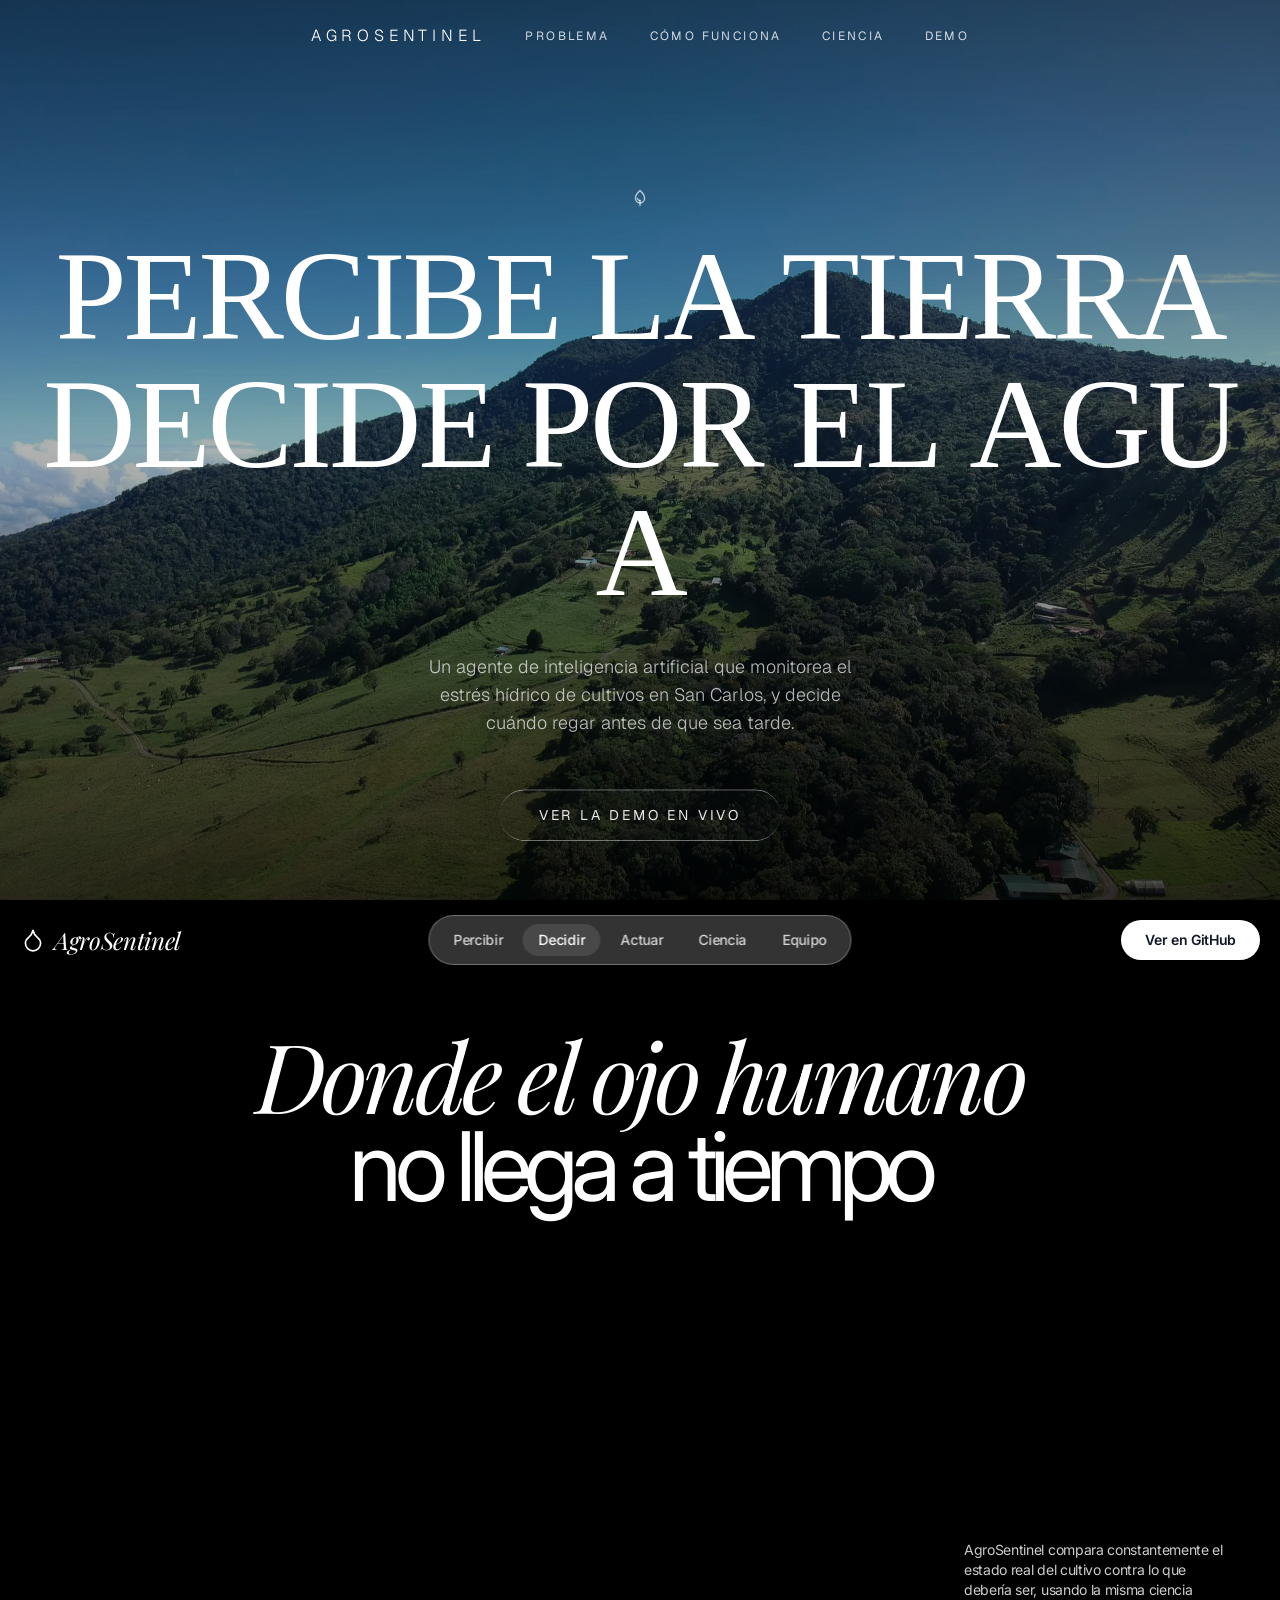
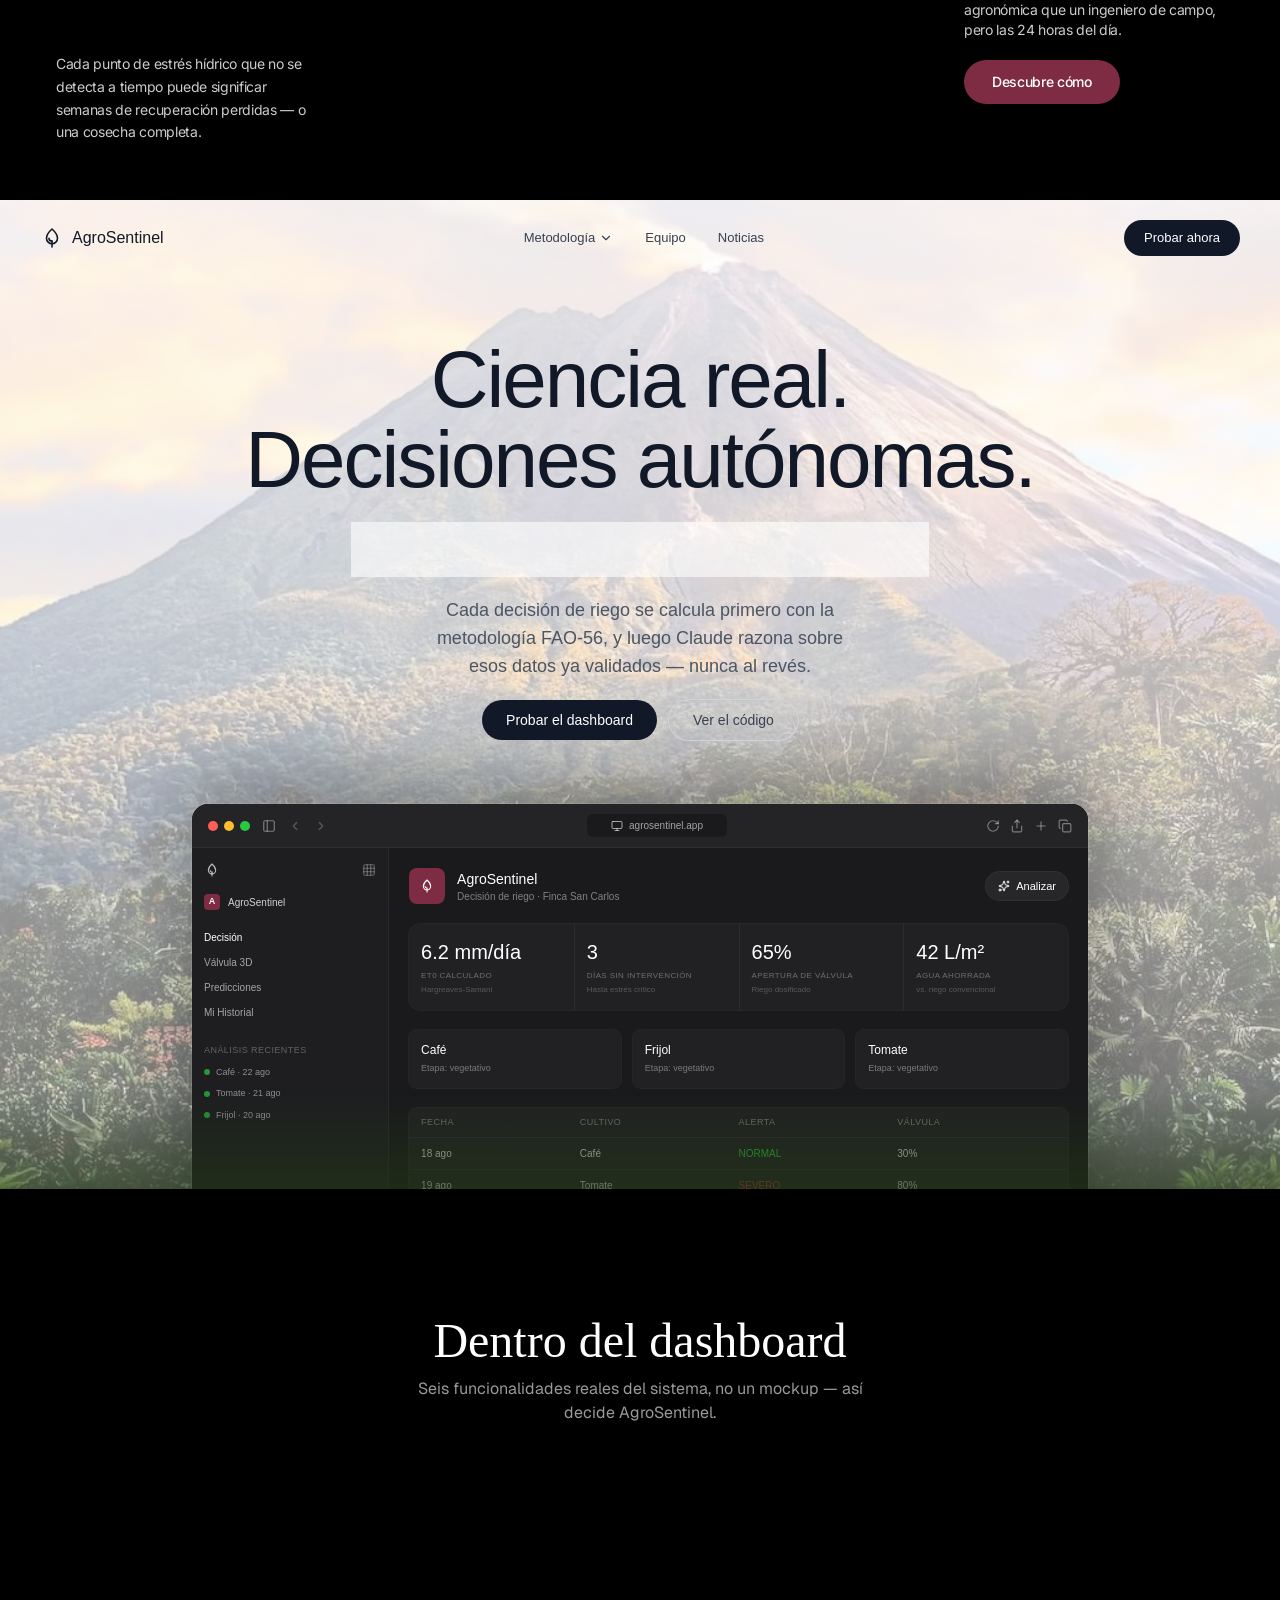
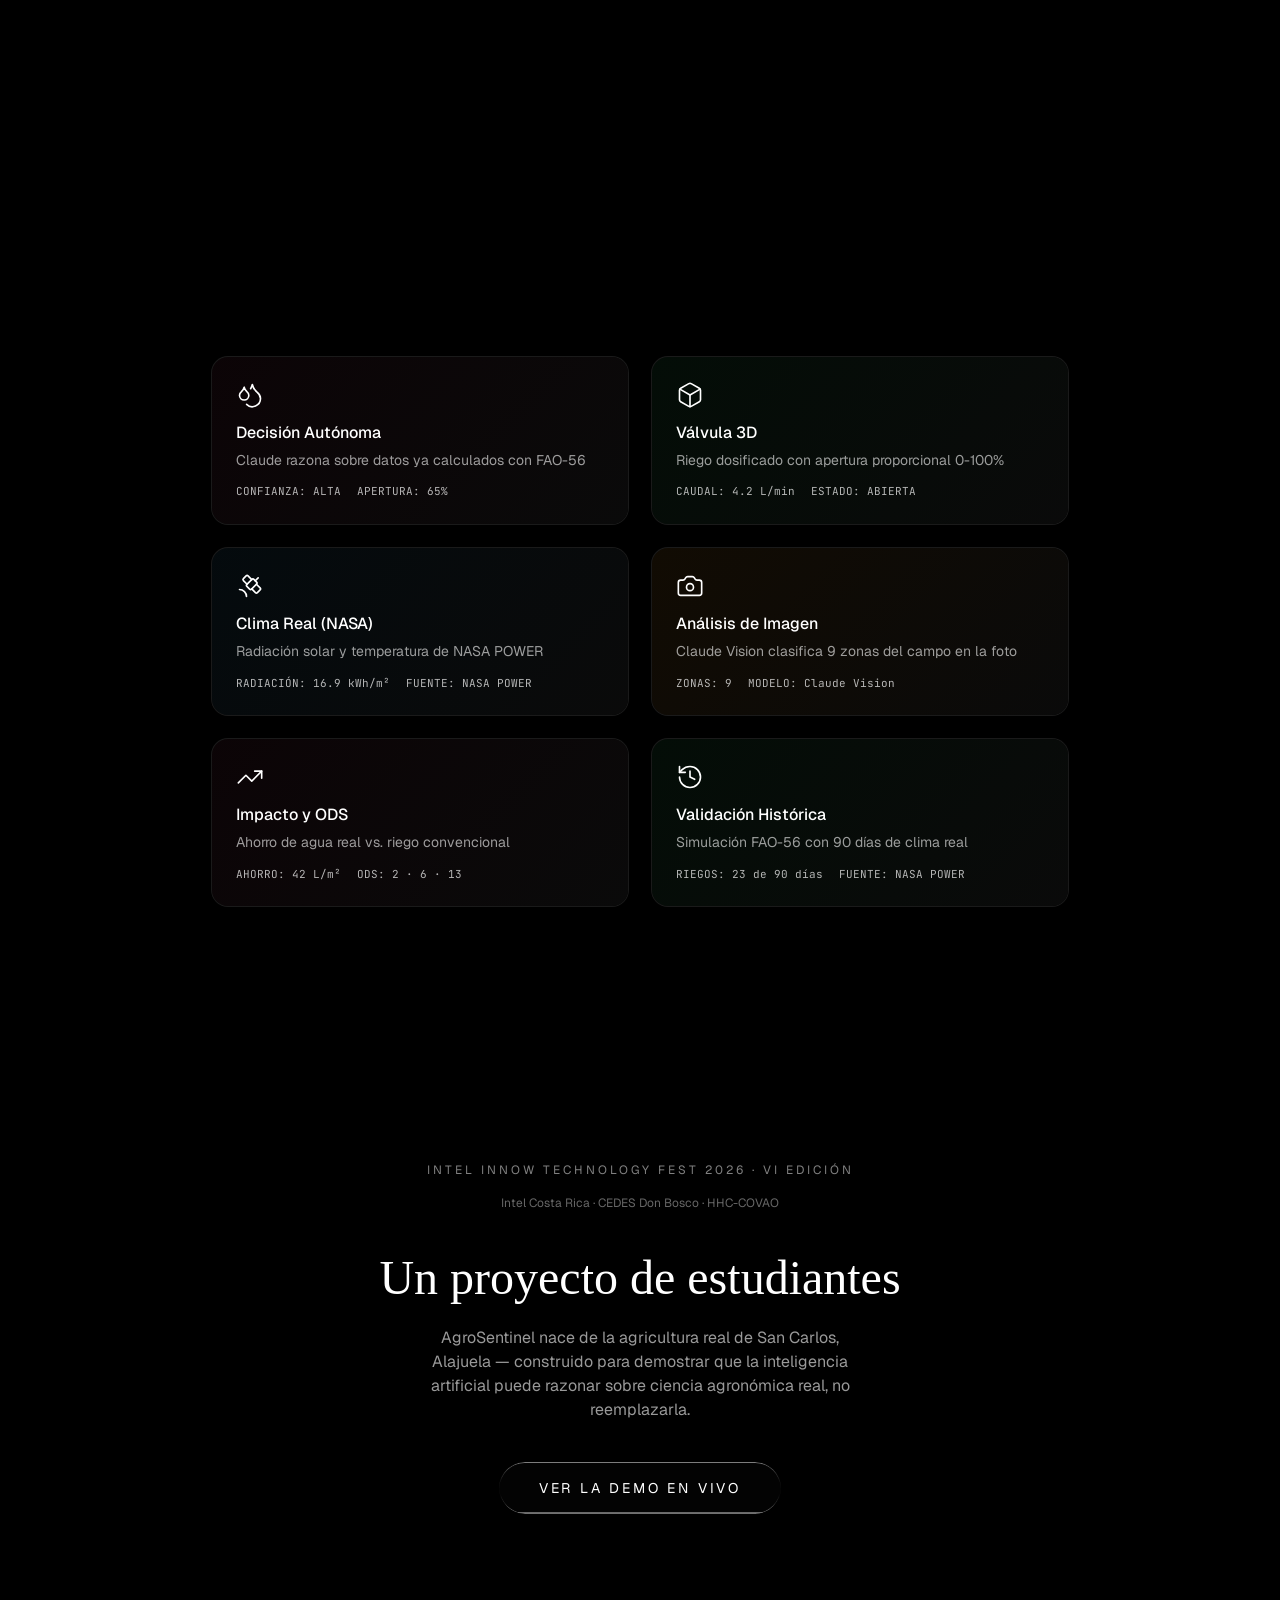
<file: index.html>
<!doctype html>
<html lang="es">
  <head>
    <meta charset="UTF-8" />
    <link rel="icon" type="image/svg+xml" href="/favicon.svg" />
    <meta name="viewport" content="width=device-width, initial-scale=1.0" />
    <title>AgroSentinel — Percibir, Decidir, Actuar</title>

    <link rel="preconnect" href="https://fonts.googleapis.com" />
    <link rel="preconnect" href="https://fonts.gstatic.com" crossorigin />

    <link href="https://db.onlinewebfonts.com/c/2bf40ab72ea4897a3fd9b6e48b233a19?family=Garamond" rel="stylesheet" />
    <link
      href="https://fonts.googleapis.com/css2?family=Geist:wght@300;400;500&display=swap"
      rel="stylesheet"
    />
    <link
      href="https://fonts.googleapis.com/css2?family=Inter:wght@300;400;500;600;700&family=Playfair+Display:ital,wght@1,400;1,500;1,600&display=swap"
      rel="stylesheet"
    />
    <link href="https://fonts.googleapis.com/css2?family=JetBrains+Mono:wght@400;500&display=swap" rel="stylesheet" />
    <link href="https://db.onlinewebfonts.com/c/bb5de19d87c09a95216dc6ccd96e37c6?family=Nimbus+Sans+TW01" rel="stylesheet" />
    <script type="module" crossorigin src="/assets/index-C0Iwqb6g.js"></script>
    <link rel="stylesheet" crossorigin href="/assets/index-BWjflLJ4.css">
  </head>
  <body>
    <div id="root"></div>
  </body>
</html>
</file>
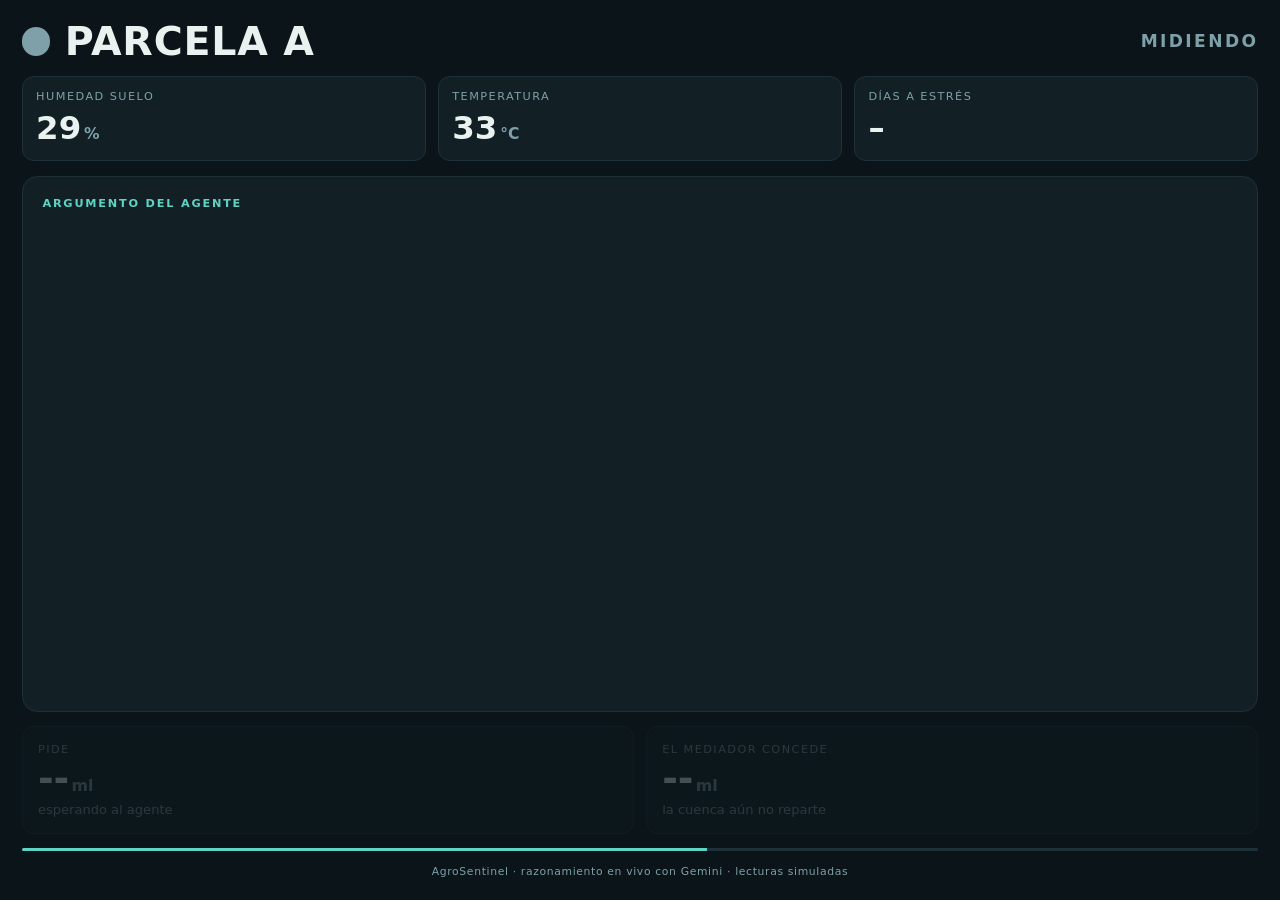
<file: agentes/index.html>
<!doctype html>
<html lang="es">
<head>
<meta charset="utf-8">
<meta name="viewport" content="width=device-width, initial-scale=1, viewport-fit=cover">
<title>Agente AgroSentinel</title>
<style>
  :root{
    --bg:#0B1418; --panel:#122026; --line:#1E3139; --ink:#EAF2F0; --dim:#7FA0A8;
    --verde:#3FD37F; --ambar:#FFB547; --rojo:#FF6B5A; --teal:#5FD3C4; --violeta:#A98BE0;
  }
  *{box-sizing:border-box;margin:0;padding:0}
  html,body{height:100%}
  body{
    background:var(--bg); color:var(--ink); overflow:hidden;
    font-family:'Segoe UI',Inter,system-ui,sans-serif;
    display:flex; flex-direction:column;
    padding:clamp(14px,2.4vmin,30px); gap:clamp(10px,1.6vmin,20px);
  }

  /* ---------- encabezado ---------- */
  header{display:flex; align-items:center; gap:clamp(10px,1.6vmin,20px); flex:none}
  .punto{
    width:clamp(20px,3.2vmin,40px); aspect-ratio:1; border-radius:50%;
    background:var(--dim); flex:none; transition:background .5s, box-shadow .5s;
  }
  .punto.leve{background:var(--verde); box-shadow:0 0 clamp(14px,2.4vmin,30px) var(--verde)}
  .punto.moderado{background:var(--ambar); box-shadow:0 0 clamp(14px,2.4vmin,30px) var(--ambar)}
  .punto.severo{background:var(--rojo); box-shadow:0 0 clamp(14px,2.4vmin,30px) var(--rojo); animation:latido 1.1s infinite}
  @keyframes latido{50%{opacity:.35}}
  h1{font-size:clamp(22px,4.4vmin,56px); font-weight:800; letter-spacing:.02em; line-height:1}
  .nivel{margin-left:auto; font-size:clamp(12px,1.9vmin,24px); font-weight:700; letter-spacing:.14em; color:var(--dim)}

  /* ---------- lecturas ---------- */
  .lecturas{display:grid; grid-template-columns:repeat(3,1fr); gap:clamp(8px,1.3vmin,16px); flex:none}
  .celda{background:var(--panel); border:1px solid var(--line); border-radius:clamp(8px,1.3vmin,16px); padding:clamp(9px,1.5vmin,18px)}
  .celda .k{font-size:clamp(9px,1.25vmin,15px); letter-spacing:.13em; color:var(--dim); text-transform:uppercase}
  .celda .v{font-size:clamp(20px,3.6vmin,44px); font-weight:700; font-variant-numeric:tabular-nums; margin-top:.18em}
  .celda .v small{font-size:.48em; font-weight:600; color:var(--dim); margin-left:.18em}

  /* ---------- argumento ---------- */
  .burbuja{
    flex:1; min-height:0; background:var(--panel); border:1px solid var(--line);
    border-radius:clamp(10px,1.7vmin,22px); padding:clamp(14px,2.2vmin,28px);
    display:flex; flex-direction:column; gap:clamp(8px,1.2vmin,14px); position:relative; overflow:hidden;
  }
  .etiqueta{font-size:clamp(9px,1.25vmin,15px); letter-spacing:.16em; color:var(--teal); font-weight:700}
  .texto{
    flex:1; min-height:0; overflow:hidden;
    font-size:clamp(15px,2.45vmin,31px); line-height:1.44; font-weight:500;
  }
  .cursor{display:inline-block; width:.07em; height:1em; background:var(--teal); vertical-align:-.12em; animation:parpadeo .9s steps(2) infinite}
  @keyframes parpadeo{50%{opacity:0}}
  .pensando{display:flex; align-items:center; gap:.6em; color:var(--dim); font-size:clamp(14px,2.2vmin,28px)}
  .pensando i{width:.42em; aspect-ratio:1; border-radius:50%; background:var(--teal); display:inline-block; animation:salto 1.2s infinite}
  .pensando i:nth-child(2){animation-delay:.18s} .pensando i:nth-child(3){animation-delay:.36s}
  @keyframes salto{0%,70%,100%{opacity:.25; transform:translateY(0)}35%{opacity:1; transform:translateY(-.32em)}}

  .veto{
    border-left:3px solid var(--violeta); background:rgba(169,139,224,.1);
    padding:clamp(8px,1.3vmin,16px) clamp(10px,1.6vmin,20px); border-radius:0 8px 8px 0;
    font-size:clamp(12px,1.85vmin,23px); line-height:1.4; color:#DCCDF5;
  }
  .veto b{color:var(--violeta)}

  /* ---------- pedido y veredicto ---------- */
  .pie{display:grid; grid-template-columns:1fr 1fr; gap:clamp(8px,1.3vmin,16px); flex:none}
  .caja{background:var(--panel); border:1px solid var(--line); border-radius:clamp(8px,1.3vmin,16px); padding:clamp(10px,1.7vmin,20px)}
  .caja.destacada{border-color:var(--teal); background:rgba(95,211,196,.09)}
  .caja .k{font-size:clamp(9px,1.25vmin,15px); letter-spacing:.13em; color:var(--dim); text-transform:uppercase}
  .caja .v{font-size:clamp(23px,4.2vmin,52px); font-weight:800; font-variant-numeric:tabular-nums; margin-top:.1em; line-height:1.05}
  .caja .v small{font-size:.42em; font-weight:600; color:var(--dim); margin-left:.14em}
  .caja .n{font-size:clamp(10px,1.45vmin,18px); color:var(--dim); margin-top:.25em}
  .oculto{opacity:.26}

  /* ---------- barra de ronda ---------- */
  .barra{height:3px; background:var(--line); border-radius:2px; overflow:hidden; flex:none}
  .barra i{display:block; height:100%; background:var(--teal); width:0; transition:width .9s linear}

  .pie-nota{font-size:clamp(9px,1.2vmin,14px); color:var(--dim); text-align:center; flex:none; letter-spacing:.06em}

  @media (orientation:portrait){
    .lecturas{grid-template-columns:repeat(3,1fr)}
    .pie{grid-template-columns:1fr}
  }
</style>
</head>
<body>

<header>
  <div class="punto" id="punto"></div>
  <h1 id="titulo">PARCELA A</h1>
  <div class="nivel" id="nivel">EN ESPERA</div>
</header>

<div class="lecturas">
  <div class="celda"><div class="k">Humedad suelo</div><div class="v" id="hum">--<small>%</small></div></div>
  <div class="celda"><div class="k">Temperatura</div><div class="v" id="tmp">--<small>°C</small></div></div>
  <div class="celda"><div class="k">Días a estrés</div><div class="v" id="dias">--</div></div>
</div>

<div class="burbuja">
  <div class="etiqueta" id="etiqueta">ARGUMENTO DEL AGENTE</div>
  <div class="texto" id="texto"></div>
  <div class="veto" id="veto" style="display:none"></div>
</div>

<div class="pie">
  <div class="caja" id="cajaPedido">
    <div class="k">Pide</div>
    <div class="v" id="pedido">--<small>ml</small></div>
    <div class="n" id="pedidoNota">esperando al agente</div>
  </div>
  <div class="caja" id="cajaVeredicto">
    <div class="k">El mediador concede</div>
    <div class="v" id="concede">--<small>ml</small></div>
    <div class="n" id="concedeNota">la cuenca aún no reparte</div>
  </div>
</div>

<div class="barra"><i id="progreso"></i></div>
<div class="pie-nota" id="notaPie">AgroSentinel · negociación de cuenca</div>

<script>
(() => {
  "use strict";

  // ---------------------------------------------------------------
  // Configuracion
  // ---------------------------------------------------------------
  const params  = new URLSearchParams(location.search);
  const PARCELA = (params.get("parcela") || "A").toUpperCase() === "B" ? "B" : "A";
  const MODO    = (params.get("modo") || "real").toLowerCase();   // real | ensayo
  const RONDA_MS = Number(params.get("ronda") || 45000);

  const HOST  = "https://daiaminds.app.n8n.cloud/webhook/agente-hidrico";
  const TOKEN = "Agrosentinel-$VD-1234";
  const USER  = "65002887-a20e-40e1-8689-7f86c00372ba";

  // Escenarios fijos por ronda: ambas tablets calculan los mismos numeros,
  // asi el veredicto coincide en las dos pantallas sin hablar entre si.
  const ESCENARIOS = [
    { A:{hum:55, tmp:26, dias:4, etapa:"vegetativo"}, B:{hum:28, tmp:29, dias:11, etapa:"floracion"} },
    { A:{hum:34, tmp:31, dias:9, etapa:"vegetativo"}, B:{hum:30, tmp:31, dias:10, etapa:"floracion"} },
    { A:{hum:29, tmp:33, dias:13, etapa:"vegetativo"}, B:{hum:58, tmp:27, dias:3,  etapa:"floracion"} }
  ];

  // Guion de respaldo: se usa en modo ensayo y si la red falla.
  const GUION = {
    A:[
      "Puedo esperar. Con 55% de humedad y el perfil aún por encima del umbral de agotamiento, me quedan cuatro días de margen. Cedo el turno a la parcela vecina.",
      "Estoy justo en el límite. La ETc de 3.6 mm al día y nueve sin lluvia me dejan sin reserva mañana. Pido lo mínimo para no cruzar el punto crítico.",
      "Necesito riego inmediato. El agua fácilmente disponible se agotó y llevo trece días sin lluvia; cada hora sin reponer me cuesta rendimiento."
    ],
    B:[
      "Necesito agua ahora. Estoy en floración, la etapa más sensible al estrés hídrico, con 28% de humedad y once días sin lluvia. Esto no puede esperar.",
      "Mi demanda es mayor que la de la parcela vecina: en floración el coeficiente de cultivo es 1.05 contra 0.75. Con 30% de humedad pido prioridad.",
      "Puedo ceder esta ronda. Con 58% de humedad tengo margen suficiente y la parcela vecina está en condición crítica."
    ]
  };

  const $ = id => document.getElementById(id);
  const esperar = ms => new Promise(r => setTimeout(r, ms));

  // ---------------------------------------------------------------
  // Fisica compartida: deterministica, identica en ambas tablets
  // ---------------------------------------------------------------
  const TAW_SUELO = 210, RAIZ = { vegetativo:0.40, floracion:0.60 };
  const AGUA_RONDA = 150;   // ml disponibles en el tanque por ronda

  function deficit(p) {
    const taw = TAW_SUELO * (RAIZ[p.etapa] || 0.40);
    return Math.max(0, taw - taw * (p.hum / 100));
  }

  function reparto(esc) {
    const dA = deficit(esc.A), dB = deficit(esc.B), total = dA + dB;
    if (total <= 0) return { A:0, B:0 };
    return {
      A: Math.round(AGUA_RONDA * dA / total),
      B: Math.round(AGUA_RONDA * dB / total)
    };
  }

  // ---------------------------------------------------------------
  // Llamada real al agente
  // ---------------------------------------------------------------
  async function consultarAgente(p) {
    const url = HOST
      + "?ndvi=0.60"
      + "&temperatura_c="     + p.tmp
      + "&humedad_suelo_pct=" + p.hum
      + "&precipitacion_mm=0"
      + "&dias_sin_lluvia="   + p.dias
      + "&etapa_fenologica="  + p.etapa
      + "&tipo_suelo=franco&cultivo=generico&idioma=es"
      + "&token="   + encodeURIComponent(TOKEN)
      + "&user_id=" + USER;

    const ctrl = new AbortController();
    const corte = setTimeout(() => ctrl.abort(), 38000);
    try {
      const r = await fetch(url, { signal: ctrl.signal });
      if (!r.ok) throw new Error("HTTP " + r.status);
      const d = await r.json();
      if (!d || !d.valvula) throw new Error("respuesta vacía");
      return d;
    } finally {
      clearTimeout(corte);
    }
  }

  // ---------------------------------------------------------------
  // Escritura progresiva
  // ---------------------------------------------------------------
  let escrituraId = 0;
  async function escribir(el, txt) {
    const mio = ++escrituraId;
    el.textContent = "";
    const cursor = document.createElement("span");
    cursor.className = "cursor";
    el.appendChild(cursor);
    for (let i = 0; i < txt.length; i++) {
      if (mio !== escrituraId) return;
      cursor.insertAdjacentText("beforebegin", txt[i]);
      await esperar(txt[i] === "." ? 150 : 22);
    }
    await esperar(600);
    if (mio === escrituraId) cursor.remove();
  }

  function pensando(el) {
    escrituraId++;
    el.innerHTML = '<div class="pensando">Razonando<i></i><i></i><i></i></div>';
  }

  // ---------------------------------------------------------------
  // Pintado
  // ---------------------------------------------------------------
  function nivelClase(n) {
    const v = (n || "").toUpperCase();
    return v === "SEVERO" ? "severo" : v === "MODERADO" ? "moderado" : "leve";
  }

  function pintarLecturas(p) {
    $("hum").innerHTML  = p.hum + '<small>%</small>';
    $("tmp").innerHTML  = p.tmp + '<small>°C</small>';
    $("dias").textContent = "–";
  }

  function reiniciar() {
    $("punto").className = "punto";
    $("nivel").textContent = "MIDIENDO";
    $("veto").style.display = "none";
    $("cajaPedido").classList.add("oculto");
    $("cajaVeredicto").classList.add("oculto");
    $("pedido").innerHTML = '--<small>ml</small>';
    $("pedidoNota").textContent = "esperando al agente";
    $("concede").innerHTML = '--<small>ml</small>';
    $("concedeNota").textContent = "la cuenca aún no reparte";
  }

  // ---------------------------------------------------------------
  // Una ronda
  // ---------------------------------------------------------------
  let rondaActual = -1;

  async function correrRonda(n) {
    const esc = ESCENARIOS[n % ESCENARIOS.length];
    const mia = esc[PARCELA];
    const cuota = reparto(esc)[PARCELA];

    reiniciar();
    pintarLecturas(mia);
    $("texto").textContent = "";

    await esperar(2600);
    if (rondaActual !== n) return;

    pensando($("texto"));
    $("nivel").textContent = "CONSULTANDO AL AGENTE";

    let d = null;
    if (MODO === "real") {
      try { d = await consultarAgente(mia); }
      catch (e) { console.warn("agente no respondió:", e.message); }
    } else {
      await esperar(3200);
    }
    if (rondaActual !== n) return;

    // Nivel de alerta y días de margen
    const nivel = d ? d.nivel_alerta : (mia.hum < 35 ? "SEVERO" : mia.hum < 50 ? "MODERADO" : "LEVE");
    const dias  = d && d.dias_sin_intervencion !== undefined ? d.dias_sin_intervencion
                                                            : Math.max(0, Math.round((mia.hum - 50) / 5));
    $("punto").className = "punto " + nivelClase(nivel);
    $("nivel").textContent = (nivel || "LEVE").toUpperCase();
    $("dias").textContent = dias;

    // Argumento
    const argumento = (d && d.justificacion) ? d.justificacion
                                             : GUION[PARCELA][n % GUION[PARCELA].length];
    $("etiqueta").textContent = d ? "ARGUMENTO DEL AGENTE · EN VIVO" : "ARGUMENTO DEL AGENTE";
    escribir($("texto"), argumento);

    // Pedido
    const pedido = Math.round(AGUA_RONDA * ((d ? d.porcentaje_apertura : 60) / 100));
    $("cajaPedido").classList.remove("oculto");
    $("pedido").innerHTML = pedido + '<small>ml</small>';
    $("pedidoNota").textContent = d ? ("apertura " + d.porcentaje_apertura + "% · " + (d.accion || "").toLowerCase())
                                    : "estimado por la parcela";

    // Guardarrail
    if (d && d.guardarrail && d.guardarrail.desacuerdo && (d.guardarrail.vetos || []).length) {
      const v = d.guardarrail.vetos.find(x => x.severidad === "veto") || d.guardarrail.vetos[0];
      $("veto").innerHTML = "<b>El guardarraíl corrigió al modelo.</b> " + v.motivo;
      $("veto").style.display = "block";
    }

    // Veredicto del mediador
    await esperar(5200);
    if (rondaActual !== n) return;
    $("cajaVeredicto").classList.remove("oculto");
    $("cajaVeredicto").classList.add("destacada");
    $("concede").innerHTML = cuota + '<small>ml</small>';
    const seg = (cuota / 12).toFixed(1);
    $("concedeNota").textContent = "bomba " + seg + " s · reparto por déficit real";
  }

  // ---------------------------------------------------------------
  // Reloj compartido: las dos tablets avanzan juntas sin hablarse
  // ---------------------------------------------------------------
  function latido() {
    const ahora = Date.now();
    const n = Math.floor(ahora / RONDA_MS);
    const avance = (ahora % RONDA_MS) / RONDA_MS;
    $("progreso").style.width = (avance * 100).toFixed(1) + "%";
    if (n !== rondaActual) {
      rondaActual = n;
      correrRonda(n);
    }
  }

  $("titulo").textContent = "PARCELA " + PARCELA;
  $("notaPie").textContent = MODO === "real"
    ? "AgroSentinel · razonamiento en vivo con Gemini · lecturas simuladas"
    : "AgroSentinel · modo ensayo";
  document.title = "Parcela " + PARCELA + " · AgroSentinel";

  latido();
  setInterval(latido, 900);
})();
</script>
</body>
</html>
</file>
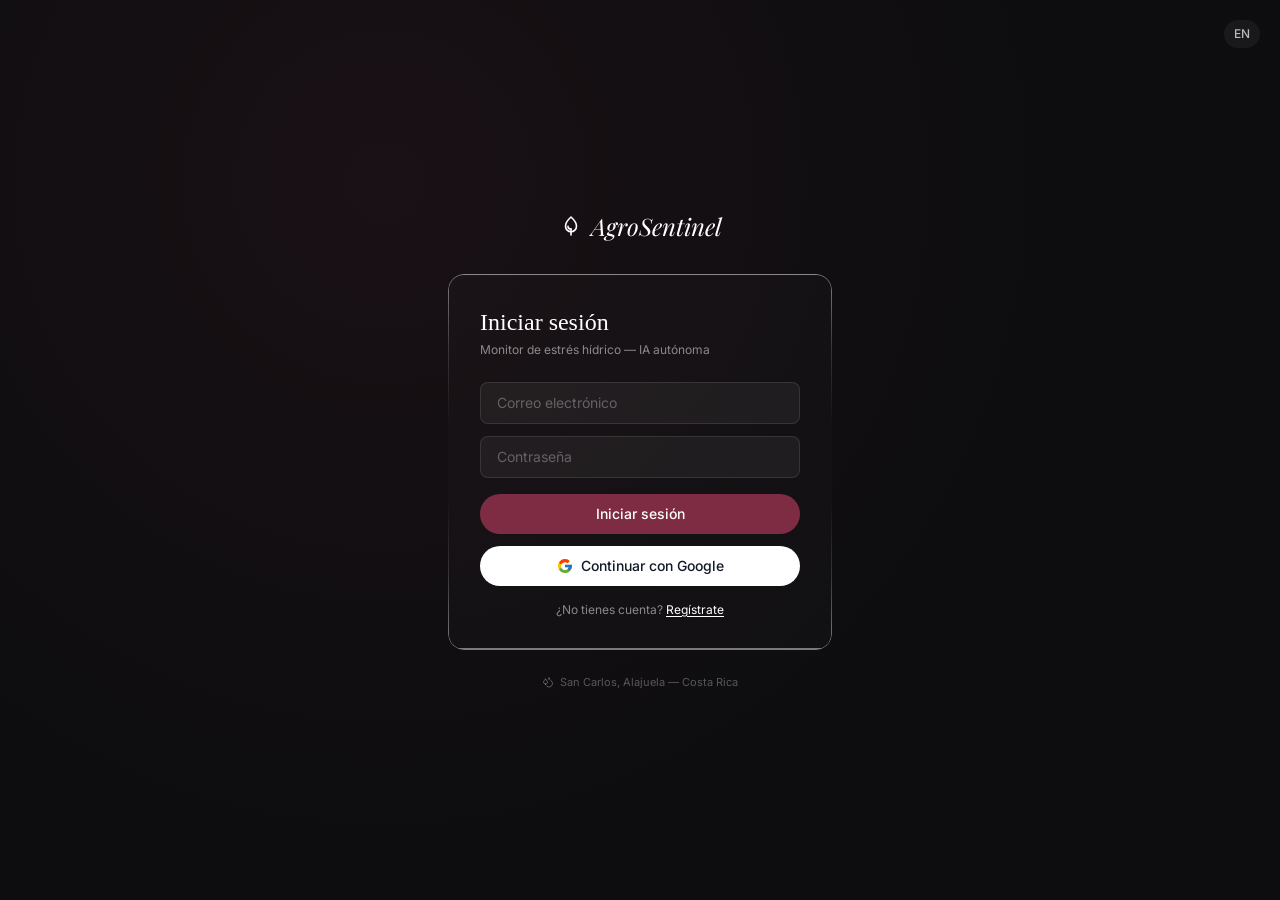
<file: agrosentinel/index.html>
<!doctype html>
<html lang="es">
  <head>
    <meta charset="UTF-8" />
    <link rel="icon" type="image/svg+xml" href="/agrosentinel/favicon.svg" />
    <meta name="viewport" content="width=device-width, initial-scale=1.0" />
    <title>AgroSentinel — Panel de decisión</title>

    <link rel="preconnect" href="https://fonts.googleapis.com" />
    <link rel="preconnect" href="https://fonts.gstatic.com" crossorigin />
    <link
      href="https://fonts.googleapis.com/css2?family=Inter:wght@300;400;500;600;700&family=Playfair+Display:ital,wght@1,400;1,500;1,600&family=JetBrains+Mono:wght@400;500;600&display=swap"
      rel="stylesheet"
    />
    <link href="https://db.onlinewebfonts.com/c/2bf40ab72ea4897a3fd9b6e48b233a19?family=Garamond" rel="stylesheet" />
    <link href="https://db.onlinewebfonts.com/c/bb5de19d87c09a95216dc6ccd96e37c6?family=Nimbus+Sans+TW01" rel="stylesheet" />
    <script type="module" crossorigin src="/agrosentinel/assets/index-CJtG_VNG.js"></script>
    <link rel="stylesheet" crossorigin href="/agrosentinel/assets/index-B__s6wku.css">
  </head>
  <body>
    <div id="root"></div>
  </body>
</html>
</file>
<file: assets/index-BWjflLJ4.css>
*,:before,:after,::backdrop{--tw-border-spacing-x:0;--tw-border-spacing-y:0;--tw-translate-x:0;--tw-translate-y:0;--tw-rotate:0;--tw-skew-x:0;--tw-skew-y:0;--tw-scale-x:1;--tw-scale-y:1;--tw-pan-x: ;--tw-pan-y: ;--tw-pinch-zoom: ;--tw-scroll-snap-strictness:proximity;--tw-gradient-from-position: ;--tw-gradient-via-position: ;--tw-gradient-to-position: ;--tw-ordinal: ;--tw-slashed-zero: ;--tw-numeric-figure: ;--tw-numeric-spacing: ;--tw-numeric-fraction: ;--tw-ring-inset: ;--tw-ring-offset-width:0px;--tw-ring-offset-color:#fff;--tw-ring-color:#3b82f680;--tw-ring-offset-shadow:0 0 #0000;--tw-ring-shadow:0 0 #0000;--tw-shadow:0 0 #0000;--tw-shadow-colored:0 0 #0000;--tw-blur: ;--tw-brightness: ;--tw-contrast: ;--tw-grayscale: ;--tw-hue-rotate: ;--tw-invert: ;--tw-saturate: ;--tw-sepia: ;--tw-drop-shadow: ;--tw-backdrop-blur: ;--tw-backdrop-brightness: ;--tw-backdrop-contrast: ;--tw-backdrop-grayscale: ;--tw-backdrop-hue-rotate: ;--tw-backdrop-invert: ;--tw-backdrop-opacity: ;--tw-backdrop-saturate: ;--tw-backdrop-sepia: ;--tw-contain-size: ;--tw-contain-layout: ;--tw-contain-paint: ;--tw-contain-style: }*,:before,:after{box-sizing:border-box;border:0 solid #e5e7eb}:before,:after{--tw-content:""}html,:host{-webkit-text-size-adjust:100%;tab-size:4;font-feature-settings:normal;font-variation-settings:normal;-webkit-tap-highlight-color:transparent;font-family:ui-sans-serif,system-ui,sans-serif,Apple Color Emoji,Segoe UI Emoji,Segoe UI Symbol,Noto Color Emoji;line-height:1.5}body{line-height:inherit;margin:0}hr{height:0;color:inherit;border-top-width:1px}abbr:where([title]){-webkit-text-decoration:underline dotted;text-decoration:underline dotted}h1,h2,h3,h4,h5,h6{font-size:inherit;font-weight:inherit}a{color:inherit;-webkit-text-decoration:inherit;text-decoration:inherit}b,strong{font-weight:bolder}code,kbd,samp,pre{font-feature-settings:normal;font-variation-settings:normal;font-family:ui-monospace,SFMono-Regular,Menlo,Monaco,Consolas,Liberation Mono,Courier New,monospace;font-size:1em}small{font-size:80%}sub,sup{vertical-align:baseline;font-size:75%;line-height:0;position:relative}sub{bottom:-.25em}sup{top:-.5em}table{text-indent:0;border-color:inherit;border-collapse:collapse}button,input,optgroup,select,textarea{font-feature-settings:inherit;font-variation-settings:inherit;font-family:inherit;font-size:100%;font-weight:inherit;line-height:inherit;letter-spacing:inherit;color:inherit;margin:0;padding:0}button,select{text-transform:none}button,input:where([type=button]),input:where([type=reset]),input:where([type=submit]){-webkit-appearance:button;background-color:#0000;background-image:none}:-moz-focusring{outline:auto}:-moz-ui-invalid{box-shadow:none}progress{vertical-align:baseline}::-webkit-inner-spin-button{height:auto}::-webkit-outer-spin-button{height:auto}[type=search]{-webkit-appearance:textfield;outline-offset:-2px}::-webkit-search-decoration{-webkit-appearance:none}::-webkit-file-upload-button{-webkit-appearance:button;font:inherit}summary{display:list-item}blockquote,dl,dd,h1,h2,h3,h4,h5,h6,hr,figure,p,pre{margin:0}fieldset{margin:0;padding:0}legend{padding:0}ol,ul,menu{margin:0;padding:0;list-style:none}dialog{padding:0}textarea{resize:vertical}input::-moz-placeholder{opacity:1;color:#9ca3af}textarea::-moz-placeholder{opacity:1;color:#9ca3af}input::placeholder,textarea::placeholder{opacity:1;color:#9ca3af}button,[role=button]{cursor:pointer}:disabled{cursor:default}img,svg,video,canvas,audio,iframe,embed,object{vertical-align:middle;display:block}img,video{max-width:100%;height:auto}[hidden]:where(:not([hidden=until-found])){display:none}.pointer-events-none{pointer-events:none}.fixed{position:fixed}.absolute{position:absolute}.relative{position:relative}.inset-0{inset:0}.-bottom-4{bottom:-1rem}.-right-4{right:-1rem}.bottom-0{bottom:0}.bottom-10{bottom:2.5rem}.bottom-14{bottom:3.5rem}.bottom-4{bottom:1rem}.left-0{left:0}.left-1\/2{left:50%}.left-10{left:2.5rem}.left-4{left:1rem}.left-5{left:1.25rem}.right-0{right:0}.right-4{right:1rem}.right-5{right:1.25rem}.top-0{top:0}.top-1\/2{top:50%}.top-16{top:4rem}.top-6{top:1.5rem}.top-\[14\%\]{top:14%}.top-full{top:100%}.z-0{z-index:0}.z-10{z-index:10}.z-20{z-index:20}.z-30{z-index:30}.z-50{z-index:50}.z-\[100\]{z-index:100}.mx-auto{margin-left:auto;margin-right:auto}.-mb-10{margin-bottom:-2.5rem}.-ml-\[150px\]{margin-left:-150px}.-mt-1{margin-top:-.25rem}.-mt-16{margin-top:-4rem}.-mt-\[93px\]{margin-top:-93px}.mb-1{margin-bottom:.25rem}.mb-10{margin-bottom:2.5rem}.mb-16{margin-bottom:4rem}.mb-2{margin-bottom:.5rem}.mb-3{margin-bottom:.75rem}.mb-4{margin-bottom:1rem}.mb-5{margin-bottom:1.25rem}.mb-6{margin-bottom:1.5rem}.mb-8{margin-bottom:2rem}.mt-0\.5{margin-top:.125rem}.mt-1{margin-top:.25rem}.mt-24{margin-top:6rem}.mt-4{margin-top:1rem}.mt-5{margin-top:1.25rem}.line-clamp-2{-webkit-line-clamp:2;-webkit-box-orient:vertical;display:-webkit-box;overflow:hidden}.block{display:block}.inline-block{display:inline-block}.flex{display:flex}.grid{display:grid}.hidden{display:none}.h-1\.5{height:.375rem}.h-2\.5{height:.625rem}.h-24{height:6rem}.h-3{height:.75rem}.h-3\.5{height:.875rem}.h-4{height:1rem}.h-5{height:1.25rem}.h-8{height:2rem}.h-9{height:2.25rem}.h-\[186px\]{height:186px}.h-full{height:100%}.h-screen{height:100vh}.min-h-10{min-height:2.5rem}.min-h-8{min-height:2rem}.min-h-\[100svh\]{min-height:100svh}.min-h-screen{min-height:100vh}.w-1\.5{width:.375rem}.w-2\.5{width:.625rem}.w-24{width:6rem}.w-3{width:.75rem}.w-3\.5{width:.875rem}.w-4{width:1rem}.w-5{width:1.25rem}.w-9{width:2.25rem}.w-\[22\%\]{width:22%}.w-\[300px\]{width:300px}.w-\[92\%\]{width:92%}.w-full{width:100%}.max-w-4xl{max-width:56rem}.max-w-\[260px\]{max-width:260px}.max-w-full{max-width:100%}.max-w-md{max-width:28rem}.max-w-xl{max-width:36rem}.max-w-xs{max-width:20rem}.flex-1{flex:1}.shrink-0{flex-shrink:0}.-translate-x-1\/2{--tw-translate-x:-50%;transform:translate(var(--tw-translate-x), var(--tw-translate-y)) rotate(var(--tw-rotate)) skewX(var(--tw-skew-x)) skewY(var(--tw-skew-y)) scaleX(var(--tw-scale-x)) scaleY(var(--tw-scale-y))}.transform{transform:translate(var(--tw-translate-x), var(--tw-translate-y)) rotate(var(--tw-rotate)) skewX(var(--tw-skew-x)) skewY(var(--tw-skew-y)) scaleX(var(--tw-scale-x)) scaleY(var(--tw-scale-y))}.cursor-pointer{cursor:pointer}.select-none{-webkit-user-select:none;user-select:none}.resize{resize:both}.grid-cols-3{grid-template-columns:repeat(3,minmax(0,1fr))}.grid-cols-4{grid-template-columns:repeat(4,minmax(0,1fr))}.flex-col{flex-direction:column}.flex-wrap{flex-wrap:wrap}.items-start{align-items:flex-start}.items-center{align-items:center}.justify-center{justify-content:center}.justify-between{justify-content:space-between}.gap-1{gap:.25rem}.gap-1\.5{gap:.375rem}.gap-10{gap:2.5rem}.gap-2{gap:.5rem}.gap-2\.5{gap:.625rem}.gap-3{gap:.75rem}.gap-4{gap:1rem}.gap-5{gap:1.25rem}.gap-6{gap:1.5rem}.gap-8{gap:2rem}.divide-x>:not([hidden])~:not([hidden]){--tw-divide-x-reverse:0;border-right-width:calc(1px * var(--tw-divide-x-reverse));border-left-width:calc(1px * calc(1 - var(--tw-divide-x-reverse)))}.divide-white\/5>:not([hidden])~:not([hidden]){border-color:#ffffff0d}.overflow-hidden{overflow:hidden}.rounded{border-radius:.25rem}.rounded-2xl{border-radius:1rem}.rounded-full{border-radius:9999px}.rounded-lg{border-radius:.5rem}.rounded-md{border-radius:.375rem}.rounded-xl{border-radius:.75rem}.rounded-t-2xl{border-top-left-radius:1rem;border-top-right-radius:1rem}.border{border-width:1px}.border-b{border-bottom-width:1px}.border-r{border-right-width:1px}.border-t{border-top-width:1px}.border-gray-200{--tw-border-opacity:1;border-color:rgb(229 231 235/var(--tw-border-opacity,1))}.border-white\/30{border-color:#ffffff4d}.border-white\/5{border-color:#ffffff0d}.bg-\[\#010101\]{--tw-bg-opacity:1;background-color:rgb(1 1 1/var(--tw-bg-opacity,1))}.bg-\[\#1a1a1c\]{--tw-bg-opacity:1;background-color:rgb(26 26 28/var(--tw-bg-opacity,1))}.bg-\[\#1e1e21\]{--tw-bg-opacity:1;background-color:rgb(30 30 33/var(--tw-bg-opacity,1))}.bg-\[\#242427\]{--tw-bg-opacity:1;background-color:rgb(36 36 39/var(--tw-bg-opacity,1))}.bg-\[\#7d2c44\]{--tw-bg-opacity:1;background-color:rgb(125 44 68/var(--tw-bg-opacity,1))}.bg-black{--tw-bg-opacity:1;background-color:rgb(0 0 0/var(--tw-bg-opacity,1))}.bg-black\/60{background-color:#0009}.bg-gray-900{--tw-bg-opacity:1;background-color:rgb(17 24 39/var(--tw-bg-opacity,1))}.bg-transparent{background-color:#0000}.bg-white{--tw-bg-opacity:1;background-color:rgb(255 255 255/var(--tw-bg-opacity,1))}.bg-white\/10{background-color:#ffffff1a}.bg-white\/20{background-color:#fff3}.bg-white\/60{background-color:#fff9}.bg-white\/80{background-color:#fffc}.bg-white\/\[0\.03\]{background-color:#ffffff08}.bg-white\/\[0\.06\]{background-color:#ffffff0f}.bg-gradient-to-b{background-image:linear-gradient(to bottom, var(--tw-gradient-stops))}.from-black\/60{--tw-gradient-from:#0009 var(--tw-gradient-from-position);--tw-gradient-to:#0000 var(--tw-gradient-to-position);--tw-gradient-stops:var(--tw-gradient-from), var(--tw-gradient-to)}.from-white\/85{--tw-gradient-from:#ffffffd9 var(--tw-gradient-from-position);--tw-gradient-to:#fff0 var(--tw-gradient-to-position);--tw-gradient-stops:var(--tw-gradient-from), var(--tw-gradient-to)}.via-black\/30{--tw-gradient-to:#0000 var(--tw-gradient-to-position);--tw-gradient-stops:var(--tw-gradient-from), #0000004d var(--tw-gradient-via-position), var(--tw-gradient-to)}.via-white\/70{--tw-gradient-to:#fff0 var(--tw-gradient-to-position);--tw-gradient-stops:var(--tw-gradient-from), #ffffffb3 var(--tw-gradient-via-position), var(--tw-gradient-to)}.to-black\/70{--tw-gradient-to:#000000b3 var(--tw-gradient-to-position)}.to-white\/40{--tw-gradient-to:#fff6 var(--tw-gradient-to-position)}.bg-cover{background-size:cover}.bg-center{background-position:50%}.bg-no-repeat{background-repeat:no-repeat}.p-4{padding:1rem}.p-5{padding:1.25rem}.p-6{padding:1.5rem}.px-10{padding-left:2.5rem;padding-right:2.5rem}.px-2{padding-left:.5rem;padding-right:.5rem}.px-3{padding-left:.75rem;padding-right:.75rem}.px-4{padding-left:1rem;padding-right:1rem}.px-5{padding-left:1.25rem;padding-right:1.25rem}.px-6{padding-left:1.5rem;padding-right:1.5rem}.px-7{padding-left:1.75rem;padding-right:1.75rem}.py-1{padding-top:.25rem;padding-bottom:.25rem}.py-1\.5{padding-top:.375rem;padding-bottom:.375rem}.py-2{padding-top:.5rem;padding-bottom:.5rem}.py-2\.5{padding-top:.625rem;padding-bottom:.625rem}.py-24{padding-top:6rem;padding-bottom:6rem}.py-3{padding-top:.75rem;padding-bottom:.75rem}.py-3\.5{padding-top:.875rem;padding-bottom:.875rem}.py-4{padding-top:1rem;padding-bottom:1rem}.py-6{padding-top:1.5rem;padding-bottom:1.5rem}.py-8{padding-top:2rem;padding-bottom:2rem}.pl-5{padding-left:1.25rem}.pr-1\.5{padding-right:.375rem}.pt-12{padding-top:3rem}.text-left{text-align:left}.text-center{text-align:center}.text-2xl{font-size:1.5rem;line-height:2rem}.text-3xl{font-size:1.875rem;line-height:2.25rem}.text-4xl{font-size:2.25rem;line-height:2.5rem}.text-5xl{font-size:3rem;line-height:1}.text-\[10px\]{font-size:10px}.text-\[11px\]{font-size:11px}.text-\[13px\]{font-size:13px}.text-\[15px\]{font-size:15px}.text-\[40px\]{font-size:40px}.text-\[8px\]{font-size:8px}.text-\[9px\]{font-size:9px}.text-base{font-size:1rem;line-height:1.5rem}.text-sm{font-size:.875rem;line-height:1.25rem}.text-xl{font-size:1.25rem;line-height:1.75rem}.text-xs{font-size:.75rem;line-height:1rem}.font-bold{font-weight:700}.font-light{font-weight:300}.font-medium{font-weight:500}.font-normal{font-weight:400}.font-semibold{font-weight:600}.uppercase{text-transform:uppercase}.italic{font-style:italic}.leading-\[0\.95\]{line-height:.95}.leading-\[1\.05\]{line-height:1.05}.leading-\[1\.08\]{line-height:1.08}.leading-relaxed{line-height:1.625}.leading-snug{line-height:1.375}.tracking-\[-0\.02em\]{letter-spacing:-.02em}.tracking-\[0\.18em\]{letter-spacing:.18em}.tracking-\[0\.25em\]{letter-spacing:.25em}.tracking-\[0\.2em\]{letter-spacing:.2em}.tracking-tight{letter-spacing:-.025em}.tracking-wider{letter-spacing:.05em}.text-\[\#28c840\]\/80{color:#28c840cc}.text-\[\#c0392b\]\/80{color:#c0392bcc}.text-gray-600{--tw-text-opacity:1;color:rgb(75 85 99/var(--tw-text-opacity,1))}.text-gray-700{--tw-text-opacity:1;color:rgb(55 65 81/var(--tw-text-opacity,1))}.text-gray-900{--tw-text-opacity:1;color:rgb(17 24 39/var(--tw-text-opacity,1))}.text-white{--tw-text-opacity:1;color:rgb(255 255 255/var(--tw-text-opacity,1))}.text-white\/25{color:#ffffff40}.text-white\/30{color:#ffffff4d}.text-white\/35{color:#ffffff59}.text-white\/40{color:#fff6}.text-white\/45{color:#ffffff73}.text-white\/50{color:#ffffff80}.text-white\/60{color:#fff9}.text-white\/70{color:#ffffffb3}.text-white\/80{color:#fffc}.text-white\/85{color:#ffffffd9}.text-white\/90{color:#ffffffe6}.placeholder-gray-500::placeholder{--tw-placeholder-opacity:1;color:rgb(107 114 128/var(--tw-placeholder-opacity,1))}.opacity-40{opacity:.4}.shadow-\[0_-20px_80px_rgba\(0\,0\,0\,0\.35\)\]{--tw-shadow:0 -20px 80px #00000059;--tw-shadow-colored:0 -20px 80px var(--tw-shadow-color);box-shadow:var(--tw-ring-offset-shadow,0 0 #0000), var(--tw-ring-shadow,0 0 #0000), var(--tw-shadow)}.outline-none{outline-offset:2px;outline:2px solid #0000}.ring-1{--tw-ring-offset-shadow:var(--tw-ring-inset) 0 0 0 var(--tw-ring-offset-width) var(--tw-ring-offset-color);--tw-ring-shadow:var(--tw-ring-inset) 0 0 0 calc(1px + var(--tw-ring-offset-width)) var(--tw-ring-color);box-shadow:var(--tw-ring-offset-shadow), var(--tw-ring-shadow), var(--tw-shadow,0 0 #0000)}.ring-gray-200{--tw-ring-opacity:1;--tw-ring-color:rgb(229 231 235/var(--tw-ring-opacity,1))}.ring-gray-300{--tw-ring-opacity:1;--tw-ring-color:rgb(209 213 219/var(--tw-ring-opacity,1))}.ring-white\/10{--tw-ring-color:#ffffff1a}.ring-white\/5{--tw-ring-color:#ffffff0d}.blur{--tw-blur:blur(8px);filter:var(--tw-blur) var(--tw-brightness) var(--tw-contrast) var(--tw-grayscale) var(--tw-hue-rotate) var(--tw-invert) var(--tw-saturate) var(--tw-sepia) var(--tw-drop-shadow)}.filter{filter:var(--tw-blur) var(--tw-brightness) var(--tw-contrast) var(--tw-grayscale) var(--tw-hue-rotate) var(--tw-invert) var(--tw-saturate) var(--tw-sepia) var(--tw-drop-shadow)}.backdrop-blur-md{--tw-backdrop-blur:blur(12px);-webkit-backdrop-filter:var(--tw-backdrop-blur) var(--tw-backdrop-brightness) var(--tw-backdrop-contrast) var(--tw-backdrop-grayscale) var(--tw-backdrop-hue-rotate) var(--tw-backdrop-invert) var(--tw-backdrop-opacity) var(--tw-backdrop-saturate) var(--tw-backdrop-sepia);backdrop-filter:var(--tw-backdrop-blur) var(--tw-backdrop-brightness) var(--tw-backdrop-contrast) var(--tw-backdrop-grayscale) var(--tw-backdrop-hue-rotate) var(--tw-backdrop-invert) var(--tw-backdrop-opacity) var(--tw-backdrop-saturate) var(--tw-backdrop-sepia)}.backdrop-blur-xl{--tw-backdrop-blur:blur(24px);-webkit-backdrop-filter:var(--tw-backdrop-blur) var(--tw-backdrop-brightness) var(--tw-backdrop-contrast) var(--tw-backdrop-grayscale) var(--tw-backdrop-hue-rotate) var(--tw-backdrop-invert) var(--tw-backdrop-opacity) var(--tw-backdrop-saturate) var(--tw-backdrop-sepia);backdrop-filter:var(--tw-backdrop-blur) var(--tw-backdrop-brightness) var(--tw-backdrop-contrast) var(--tw-backdrop-grayscale) var(--tw-backdrop-hue-rotate) var(--tw-backdrop-invert) var(--tw-backdrop-opacity) var(--tw-backdrop-saturate) var(--tw-backdrop-sepia)}.transition{transition-property:color,background-color,border-color,text-decoration-color,fill,stroke,opacity,box-shadow,transform,filter,-webkit-backdrop-filter,backdrop-filter;transition-duration:.15s;transition-timing-function:cubic-bezier(.4,0,.2,1)}.transition-all{transition-property:all;transition-duration:.15s;transition-timing-function:cubic-bezier(.4,0,.2,1)}.transition-colors{transition-property:color,background-color,border-color,text-decoration-color,fill,stroke;transition-duration:.15s;transition-timing-function:cubic-bezier(.4,0,.2,1)}.transition-transform{transition-property:transform;transition-duration:.15s;transition-timing-function:cubic-bezier(.4,0,.2,1)}.duration-300{transition-duration:.3s}*{box-sizing:border-box;margin:0;padding:0}html{-webkit-font-smoothing:antialiased;-moz-osx-font-smoothing:grayscale}body{color:#fff;background:#010101;font-family:Geist,-apple-system,BlinkMacSystemFont,sans-serif}.font-garamond{font-family:Garamond,Times New Roman,serif}.font-playfair{font-family:Playfair Display,serif}.font-nimbus{font-family:Nimbus Sans TW01,Helvetica Neue,Helvetica,Arial,sans-serif}.font-jetbrains{font-family:JetBrains Mono,ui-monospace,monospace}.liquid-glass{background-blend-mode:luminosity;-webkit-backdrop-filter:blur(4px);background:#ffffff03;border:none;position:relative;overflow:hidden;box-shadow:inset 0 1px 1px #ffffff1a}.liquid-glass:before{content:"";border-radius:inherit;-webkit-mask-composite:xor;pointer-events:none;background:linear-gradient(#ffffff73 0%,#ffffff26 20%,#fff0 40% 60%,#ffffff26 80%,#ffffff73 100%);padding:1.4px;position:absolute;inset:0;-webkit-mask-image:linear-gradient(#fff 0 0),linear-gradient(#fff 0 0);-webkit-mask-position:0 0,0 0;-webkit-mask-size:auto,auto;-webkit-mask-repeat:repeat,repeat;-webkit-mask-clip:content-box,border-box;-webkit-mask-origin:content-box,border-box;-webkit-mask-composite:xor;mask-composite:exclude;-webkit-mask-source-type:auto,auto;mask-mode:match-source,match-source}.liquid-glass:hover{background:#ffffff0a;box-shadow:inset 0 1px 2px #ffffff26}.liquid-glass:active{transform:scale(.98)}.mobile-menu-glass{-webkit-backdrop-filter:blur(20px);background:#0a0a0ab3;border:1px solid #ffffff14;box-shadow:0 8px 32px #0006,inset 0 1px #ffffff1a}@keyframes kenBurns{0%{transform:scale(1.08)}to{transform:scale(1)}}.hero-ken-burns{animation:20s ease-out forwards kenBurns}@keyframes heroReveal{0%{opacity:0;filter:blur(12px);transform:translateY(28px)}to{opacity:1;filter:blur();transform:translateY(0)}}@keyframes heroFadeUp{0%{opacity:0;transform:translateY(20px)}to{opacity:1;transform:translateY(0)}}@keyframes heroZoom{0%{transform:scale(1.12)}to{transform:scale(1)}}.hero-anim{opacity:0;animation-timing-function:cubic-bezier(.16,1,.3,1);animation-fill-mode:forwards}.hero-reveal{animation-name:heroReveal;animation-duration:1.1s}.hero-fade{animation-name:heroFadeUp;animation-duration:1s}.hero-zoom{animation:1.8s cubic-bezier(.16,1,.3,1) forwards heroZoom}@keyframes fade-up{0%{opacity:0;filter:blur(6px);transform:translateY(24px)}to{opacity:1;filter:blur();transform:translateY(0)}}@keyframes fade-down{0%{opacity:0;transform:translateY(-16px)}to{opacity:1;transform:translateY(0)}}@keyframes hero-rise{0%{opacity:0;transform:translateY(64px)scale(.97)}to{opacity:1;transform:translateY(0)scale(1)}}.animate-fade-up{animation:.9s cubic-bezier(.22,1,.36,1) both fade-up}.animate-fade-down{animation:.7s cubic-bezier(.22,1,.36,1) both fade-down}.animate-hero-rise{animation:1.1s cubic-bezier(.22,1,.36,1) both hero-rise}@media (prefers-reduced-motion:reduce){.hero-anim,.hero-zoom,.hero-ken-burns,.animate-fade-up,.animate-fade-down,.animate-hero-rise{opacity:1!important;filter:none!important;animation:none!important;transform:none!important}}::-webkit-scrollbar{width:10px}::-webkit-scrollbar-track{background:#050505}::-webkit-scrollbar-thumb{background:#2a2a2a;border-radius:999px}.last\:border-b-0:last-child{border-bottom-width:0}.hover\:scale-105:hover{--tw-scale-x:1.05;--tw-scale-y:1.05;transform:translate(var(--tw-translate-x), var(--tw-translate-y)) rotate(var(--tw-rotate)) skewX(var(--tw-skew-x)) skewY(var(--tw-skew-y)) scaleX(var(--tw-scale-x)) scaleY(var(--tw-scale-y))}.hover\:scale-\[1\.03\]:hover{--tw-scale-x:1.03;--tw-scale-y:1.03;transform:translate(var(--tw-translate-x), var(--tw-translate-y)) rotate(var(--tw-rotate)) skewX(var(--tw-skew-x)) skewY(var(--tw-skew-y)) scaleX(var(--tw-scale-x)) scaleY(var(--tw-scale-y))}.hover\:bg-\[\#5e2033\]:hover{--tw-bg-opacity:1;background-color:rgb(94 32 51/var(--tw-bg-opacity,1))}.hover\:bg-gray-100:hover{--tw-bg-opacity:1;background-color:rgb(243 244 246/var(--tw-bg-opacity,1))}.hover\:bg-gray-800:hover{--tw-bg-opacity:1;background-color:rgb(31 41 55/var(--tw-bg-opacity,1))}.hover\:bg-gray-900\/10:hover{background-color:#1118271a}.hover\:bg-white\/20:hover{background-color:#fff3}.hover\:text-gray-900:hover{--tw-text-opacity:1;color:rgb(17 24 39/var(--tw-text-opacity,1))}.hover\:text-white:hover{--tw-text-opacity:1;color:rgb(255 255 255/var(--tw-text-opacity,1))}.hover\:shadow-lg:hover{--tw-shadow:0 10px 15px -3px #0000001a, 0 4px 6px -4px #0000001a;--tw-shadow-colored:0 10px 15px -3px var(--tw-shadow-color), 0 4px 6px -4px var(--tw-shadow-color);box-shadow:var(--tw-ring-offset-shadow,0 0 #0000), var(--tw-ring-shadow,0 0 #0000), var(--tw-shadow)}.hover\:shadow-\[\#7d2c44\]\/30:hover{--tw-shadow-color:#7d2c444d;--tw-shadow:var(--tw-shadow-colored)}.active\:scale-95:active{--tw-scale-x:.95;--tw-scale-y:.95;transform:translate(var(--tw-translate-x), var(--tw-translate-y)) rotate(var(--tw-rotate)) skewX(var(--tw-skew-x)) skewY(var(--tw-skew-y)) scaleX(var(--tw-scale-x)) scaleY(var(--tw-scale-y))}@media (width>=400px){.min-\[400px\]\:text-\[44px\]{font-size:44px}}@media (width>=640px){.sm\:bottom-24{bottom:6rem}.sm\:left-6{left:1.5rem}.sm\:left-auto{left:auto}.sm\:right-10{right:2.5rem}.sm\:-mb-20{margin-bottom:-5rem}.sm\:-ml-\[170px\]{margin-left:-170px}.sm\:-mt-\[106px\]{margin-top:-106px}.sm\:mb-10{margin-bottom:2.5rem}.sm\:mb-8{margin-bottom:2rem}.sm\:mt-32{margin-top:8rem}.sm\:mt-5{margin-top:1.25rem}.sm\:mt-6{margin-top:1.5rem}.sm\:block{display:block}.sm\:inline-block{display:inline-block}.sm\:h-10{height:2.5rem}.sm\:h-6{height:1.5rem}.sm\:h-\[18px\]{height:18px}.sm\:h-\[212px\]{height:212px}.sm\:min-h-12{min-height:3rem}.sm\:w-10{width:2.5rem}.sm\:w-6{width:1.5rem}.sm\:w-\[18px\]{width:18px}.sm\:w-\[340px\]{width:340px}.sm\:w-\[84\%\]{width:84%}.sm\:max-w-\[260px\]{max-width:260px}.sm\:max-w-md{max-width:28rem}.sm\:grid-cols-2{grid-template-columns:repeat(2,minmax(0,1fr))}.sm\:gap-5{gap:1.25rem}.sm\:p-5{padding:1.25rem}.sm\:p-6{padding:1.5rem}.sm\:px-10{padding-left:2.5rem;padding-right:2.5rem}.sm\:px-5{padding-left:1.25rem;padding-right:1.25rem}.sm\:px-8{padding-left:2rem;padding-right:2rem}.sm\:py-32{padding-top:8rem;padding-bottom:8rem}.sm\:py-4{padding-top:1rem;padding-bottom:1rem}.sm\:py-5{padding-top:1.25rem;padding-bottom:1.25rem}.sm\:pt-16{padding-top:4rem}.sm\:text-5xl{font-size:3rem;line-height:1}.sm\:text-6xl{font-size:3.75rem;line-height:1}.sm\:text-7xl{font-size:4.5rem;line-height:1}.sm\:text-\[11px\]{font-size:11px}.sm\:text-base{font-size:1rem;line-height:1.5rem}.sm\:text-lg{font-size:1.125rem;line-height:1.75rem}.sm\:text-sm{font-size:.875rem;line-height:1.25rem}.sm\:tracking-\[0\.2em\]{letter-spacing:.2em}.sm\:tracking-\[0\.3em\]{letter-spacing:.3em}}@media (width>=768px){.md\:left-14{left:3.5rem}.md\:right-14{right:3.5rem}.md\:block{display:block}.md\:flex{display:flex}.md\:hidden{display:none}.md\:justify-center{justify-content:center}.md\:pt-24{padding-top:6rem}.md\:text-8xl{font-size:6rem;line-height:1}}@media (width>=1024px){.lg\:-mb-32{margin-bottom:-8rem}.lg\:min-h-16{min-height:4rem}.lg\:w-\[72\%\]{width:72%}.lg\:px-10{padding-left:2.5rem;padding-right:2.5rem}.lg\:text-7xl{font-size:4.5rem;line-height:1}.lg\:text-9xl{font-size:8rem;line-height:1}.lg\:text-lg{font-size:1.125rem;line-height:1.75rem}}@media (width>=1280px){.xl\:text-\[80px\]{font-size:80px}}
</file>
<file: agrosentinel/assets/index-B__s6wku.css>
*,:before,:after,::backdrop{--tw-border-spacing-x:0;--tw-border-spacing-y:0;--tw-translate-x:0;--tw-translate-y:0;--tw-rotate:0;--tw-skew-x:0;--tw-skew-y:0;--tw-scale-x:1;--tw-scale-y:1;--tw-pan-x: ;--tw-pan-y: ;--tw-pinch-zoom: ;--tw-scroll-snap-strictness:proximity;--tw-gradient-from-position: ;--tw-gradient-via-position: ;--tw-gradient-to-position: ;--tw-ordinal: ;--tw-slashed-zero: ;--tw-numeric-figure: ;--tw-numeric-spacing: ;--tw-numeric-fraction: ;--tw-ring-inset: ;--tw-ring-offset-width:0px;--tw-ring-offset-color:#fff;--tw-ring-color:#3b82f680;--tw-ring-offset-shadow:0 0 #0000;--tw-ring-shadow:0 0 #0000;--tw-shadow:0 0 #0000;--tw-shadow-colored:0 0 #0000;--tw-blur: ;--tw-brightness: ;--tw-contrast: ;--tw-grayscale: ;--tw-hue-rotate: ;--tw-invert: ;--tw-saturate: ;--tw-sepia: ;--tw-drop-shadow: ;--tw-backdrop-blur: ;--tw-backdrop-brightness: ;--tw-backdrop-contrast: ;--tw-backdrop-grayscale: ;--tw-backdrop-hue-rotate: ;--tw-backdrop-invert: ;--tw-backdrop-opacity: ;--tw-backdrop-saturate: ;--tw-backdrop-sepia: ;--tw-contain-size: ;--tw-contain-layout: ;--tw-contain-paint: ;--tw-contain-style: }*,:before,:after{box-sizing:border-box;border:0 solid #e5e7eb}:before,:after{--tw-content:""}html,:host{-webkit-text-size-adjust:100%;tab-size:4;font-feature-settings:normal;font-variation-settings:normal;-webkit-tap-highlight-color:transparent;font-family:ui-sans-serif,system-ui,sans-serif,Apple Color Emoji,Segoe UI Emoji,Segoe UI Symbol,Noto Color Emoji;line-height:1.5}body{line-height:inherit;margin:0}hr{height:0;color:inherit;border-top-width:1px}abbr:where([title]){-webkit-text-decoration:underline dotted;text-decoration:underline dotted}h1,h2,h3,h4,h5,h6{font-size:inherit;font-weight:inherit}a{color:inherit;-webkit-text-decoration:inherit;text-decoration:inherit}b,strong{font-weight:bolder}code,kbd,samp,pre{font-feature-settings:normal;font-variation-settings:normal;font-family:JetBrains Mono,ui-monospace,monospace;font-size:1em}small{font-size:80%}sub,sup{vertical-align:baseline;font-size:75%;line-height:0;position:relative}sub{bottom:-.25em}sup{top:-.5em}table{text-indent:0;border-color:inherit;border-collapse:collapse}button,input,optgroup,select,textarea{font-feature-settings:inherit;font-variation-settings:inherit;font-family:inherit;font-size:100%;font-weight:inherit;line-height:inherit;letter-spacing:inherit;color:inherit;margin:0;padding:0}button,select{text-transform:none}button,input:where([type=button]),input:where([type=reset]),input:where([type=submit]){-webkit-appearance:button;background-color:#0000;background-image:none}:-moz-focusring{outline:auto}:-moz-ui-invalid{box-shadow:none}progress{vertical-align:baseline}::-webkit-inner-spin-button{height:auto}::-webkit-outer-spin-button{height:auto}[type=search]{-webkit-appearance:textfield;outline-offset:-2px}::-webkit-search-decoration{-webkit-appearance:none}::-webkit-file-upload-button{-webkit-appearance:button;font:inherit}summary{display:list-item}blockquote,dl,dd,h1,h2,h3,h4,h5,h6,hr,figure,p,pre{margin:0}fieldset{margin:0;padding:0}legend{padding:0}ol,ul,menu{margin:0;padding:0;list-style:none}dialog{padding:0}textarea{resize:vertical}input::-moz-placeholder{opacity:1;color:#9ca3af}textarea::-moz-placeholder{opacity:1;color:#9ca3af}input::placeholder,textarea::placeholder{opacity:1;color:#9ca3af}button,[role=button]{cursor:pointer}:disabled{cursor:default}img,svg,video,canvas,audio,iframe,embed,object{vertical-align:middle;display:block}img,video{max-width:100%;height:auto}[hidden]:where(:not([hidden=until-found])){display:none}.container{width:100%}@media (width>=640px){.container{max-width:640px}}@media (width>=768px){.container{max-width:768px}}@media (width>=1024px){.container{max-width:1024px}}@media (width>=1280px){.container{max-width:1280px}}@media (width>=1536px){.container{max-width:1536px}}.pointer-events-none{pointer-events:none}.visible{visibility:visible}.fixed{position:fixed}.absolute{position:absolute}.relative{position:relative}.inset-0{inset:0}.-top-8{top:-2rem}.bottom-20{bottom:5rem}.bottom-3{bottom:.75rem}.bottom-5{bottom:1.25rem}.bottom-6{bottom:1.5rem}.left-0{left:0}.left-1\/2{left:50%}.left-4{left:1rem}.right-0{right:0}.right-5{right:1.25rem}.top-5{top:1.25rem}.top-full{top:100%}.z-10{z-index:10}.z-20{z-index:20}.z-30{z-index:30}.z-40{z-index:40}.z-\[2000\]{z-index:2000}.z-\[2100\]{z-index:2100}.z-\[2500\]{z-index:2500}.mx-auto{margin-left:auto;margin-right:auto}.-mr-2{margin-right:-.5rem}.-mt-2{margin-top:-.5rem}.mb-1{margin-bottom:.25rem}.mb-1\.5{margin-bottom:.375rem}.mb-2{margin-bottom:.5rem}.mb-3{margin-bottom:.75rem}.mb-4{margin-bottom:1rem}.mb-6{margin-bottom:1.5rem}.mb-8{margin-bottom:2rem}.ml-1{margin-left:.25rem}.ml-2{margin-left:.5rem}.mt-0\.5{margin-top:.125rem}.mt-1{margin-top:.25rem}.mt-2{margin-top:.5rem}.mt-3{margin-top:.75rem}.mt-4{margin-top:1rem}.mt-5{margin-top:1.25rem}.mt-6{margin-top:1.5rem}.block{display:block}.flex{display:flex}.inline-flex{display:inline-flex}.table{display:table}.grid{display:grid}.hidden{display:none}.aspect-square{aspect-ratio:1}.h-1\.5{height:.375rem}.h-12{height:3rem}.h-2{height:.5rem}.h-2\.5{height:.625rem}.h-24{height:6rem}.h-32{height:8rem}.h-40{height:10rem}.h-5{height:1.25rem}.h-6{height:1.5rem}.h-8{height:2rem}.h-\[320px\]{height:320px}.h-full{height:100%}.max-h-72{max-height:18rem}.max-h-80{max-height:20rem}.max-h-\[70vh\]{max-height:70vh}.min-h-0{min-height:0}.min-h-\[160px\]{min-height:160px}.min-h-screen{min-height:100vh}.w-1\.5{width:.375rem}.w-12{width:3rem}.w-16{width:4rem}.w-2{width:.5rem}.w-2\.5{width:.625rem}.w-24{width:6rem}.w-5{width:1.25rem}.w-56{width:14rem}.w-6{width:1.5rem}.w-8{width:2rem}.w-\[92\%\]{width:92%}.w-\[92vw\]{width:92vw}.w-full{width:100%}.w-px{width:1px}.min-w-0{min-width:0}.max-w-\[140px\]{max-width:140px}.max-w-\[600px\]{max-width:600px}.max-w-\[85\%\]{max-width:85%}.max-w-md{max-width:28rem}.max-w-sm{max-width:24rem}.flex-1{flex:1}.shrink-0{flex-shrink:0}.-translate-x-1\/2{--tw-translate-x:-50%;transform:translate(var(--tw-translate-x), var(--tw-translate-y)) rotate(var(--tw-rotate)) skewX(var(--tw-skew-x)) skewY(var(--tw-skew-y)) scaleX(var(--tw-scale-x)) scaleY(var(--tw-scale-y))}.transform{transform:translate(var(--tw-translate-x), var(--tw-translate-y)) rotate(var(--tw-rotate)) skewX(var(--tw-skew-x)) skewY(var(--tw-skew-y)) scaleX(var(--tw-scale-x)) scaleY(var(--tw-scale-y))}.cursor-pointer{cursor:pointer}.resize-none{resize:none}.resize{resize:both}.grid-cols-2{grid-template-columns:repeat(2,minmax(0,1fr))}.grid-cols-3{grid-template-columns:repeat(3,minmax(0,1fr))}.grid-cols-8{grid-template-columns:repeat(8,minmax(0,1fr))}.grid-cols-\[110px_80px_1fr\]{grid-template-columns:110px 80px 1fr}.flex-col{flex-direction:column}.flex-wrap{flex-wrap:wrap}.items-end{align-items:flex-end}.items-center{align-items:center}.justify-center{justify-content:center}.justify-between{justify-content:space-between}.gap-0\.5{gap:.125rem}.gap-1{gap:.25rem}.gap-1\.5{gap:.375rem}.gap-2{gap:.5rem}.gap-2\.5{gap:.625rem}.gap-3{gap:.75rem}.gap-4{gap:1rem}.gap-5{gap:1.25rem}.gap-6{gap:1.5rem}.gap-x-6{-moz-column-gap:1.5rem;column-gap:1.5rem}.gap-y-4{row-gap:1rem}.divide-x>:not([hidden])~:not([hidden]){--tw-divide-x-reverse:0;border-right-width:calc(1px * var(--tw-divide-x-reverse));border-left-width:calc(1px * calc(1 - var(--tw-divide-x-reverse)))}.divide-white\/5>:not([hidden])~:not([hidden]){border-color:#ffffff0d}.self-start{align-self:flex-start}.self-end{align-self:flex-end}.overflow-hidden{overflow:hidden}.overflow-y-auto{overflow-y:auto}.truncate{text-overflow:ellipsis;white-space:nowrap;overflow:hidden}.whitespace-nowrap{white-space:nowrap}.break-all{word-break:break-all}.rounded-2xl{border-radius:1rem}.rounded-full{border-radius:9999px}.rounded-lg{border-radius:.5rem}.rounded-sm{border-radius:.125rem}.rounded-xl{border-radius:.75rem}.rounded-t{border-top-left-radius:.25rem;border-top-right-radius:.25rem}.border{border-width:1px}.border-b{border-bottom-width:1px}.border-l{border-left-width:1px}.border-l-2{border-left-width:2px}.border-l-4{border-left-width:4px}.border-r{border-right-width:1px}.border-t{border-top-width:1px}.border-\[\#268a4a\]\/40{border-color:#268a4a66}.border-\[\#7d2c44\]{--tw-border-opacity:1;border-color:rgb(125 44 68/var(--tw-border-opacity,1))}.border-\[\#8f5da6\]{--tw-border-opacity:1;border-color:rgb(143 93 166/var(--tw-border-opacity,1))}.border-\[\#b8791f\]\/40{border-color:#b8791f66}.border-white\/10{border-color:#ffffff1a}.border-white\/5{border-color:#ffffff0d}.bg-\[\#0b0e11\]{--tw-bg-opacity:1;background-color:rgb(11 14 17/var(--tw-bg-opacity,1))}.bg-\[\#0d0d0f\]{--tw-bg-opacity:1;background-color:rgb(13 13 15/var(--tw-bg-opacity,1))}.bg-\[\#141416\]{--tw-bg-opacity:1;background-color:rgb(20 20 22/var(--tw-bg-opacity,1))}.bg-\[\#1c1330\]{--tw-bg-opacity:1;background-color:rgb(28 19 48/var(--tw-bg-opacity,1))}.bg-\[\#268a4a\]{--tw-bg-opacity:1;background-color:rgb(38 138 74/var(--tw-bg-opacity,1))}.bg-\[\#268a4a\]\/10{background-color:#268a4a1a}.bg-\[\#268a4a\]\/15{background-color:#268a4a26}.bg-\[\#2d6e8f\]\/10{background-color:#2d6e8f1a}.bg-\[\#5aa8c9\]\/10{background-color:#5aa8c91a}.bg-\[\#7d2c44\]{--tw-bg-opacity:1;background-color:rgb(125 44 68/var(--tw-bg-opacity,1))}.bg-\[\#7d2c44\]\/15{background-color:#7d2c4426}.bg-\[\#8f5da6\]\/10{background-color:#8f5da61a}.bg-\[\#8f5da6\]\/20{background-color:#8f5da633}.bg-\[\#8f5da6\]\/\[0\.07\]{background-color:#8f5da612}.bg-\[\#8f5da6\]\/\[0\.08\]{background-color:#8f5da614}.bg-\[\#b23a2c\]{--tw-bg-opacity:1;background-color:rgb(178 58 44/var(--tw-bg-opacity,1))}.bg-\[\#b23a2c\]\/10{background-color:#b23a2c1a}.bg-\[\#b8791f\]\/10{background-color:#b8791f1a}.bg-black\/40{background-color:#0006}.bg-black\/70{background-color:#000000b3}.bg-black\/80{background-color:#000c}.bg-white{--tw-bg-opacity:1;background-color:rgb(255 255 255/var(--tw-bg-opacity,1))}.bg-white\/10{background-color:#ffffff1a}.bg-white\/20{background-color:#fff3}.bg-white\/5{background-color:#ffffff0d}.bg-white\/\[0\.03\]{background-color:#ffffff08}.bg-gradient-to-t{background-image:linear-gradient(to top, var(--tw-gradient-stops))}.from-black\/70{--tw-gradient-from:#000000b3 var(--tw-gradient-from-position);--tw-gradient-to:#0000 var(--tw-gradient-to-position);--tw-gradient-stops:var(--tw-gradient-from), var(--tw-gradient-to)}.to-transparent{--tw-gradient-to:transparent var(--tw-gradient-to-position)}.object-cover{-o-object-fit:cover;object-fit:cover}.p-1\.5{padding:.375rem}.p-2{padding:.5rem}.p-2\.5{padding:.625rem}.p-3{padding:.75rem}.p-5{padding:1.25rem}.p-6{padding:1.5rem}.p-7{padding:1.75rem}.p-8{padding:2rem}.px-2{padding-left:.5rem;padding-right:.5rem}.px-2\.5{padding-left:.625rem;padding-right:.625rem}.px-3{padding-left:.75rem;padding-right:.75rem}.px-4{padding-left:1rem;padding-right:1rem}.px-5{padding-left:1.25rem;padding-right:1.25rem}.px-6{padding-left:1.5rem;padding-right:1.5rem}.py-0\.5{padding-top:.125rem;padding-bottom:.125rem}.py-1{padding-top:.25rem;padding-bottom:.25rem}.py-1\.5{padding-top:.375rem;padding-bottom:.375rem}.py-2{padding-top:.5rem;padding-bottom:.5rem}.py-2\.5{padding-top:.625rem;padding-bottom:.625rem}.py-3{padding-top:.75rem;padding-bottom:.75rem}.py-3\.5{padding-top:.875rem;padding-bottom:.875rem}.py-5{padding-top:1.25rem;padding-bottom:1.25rem}.pb-2{padding-bottom:.5rem}.pl-2{padding-left:.5rem}.pl-4{padding-left:1rem}.pt-2{padding-top:.5rem}.pt-3{padding-top:.75rem}.pt-4{padding-top:1rem}.text-left{text-align:left}.text-center{text-align:center}.text-right{text-align:right}.font-mono{font-family:JetBrains Mono,ui-monospace,monospace}.text-2xl{font-size:1.5rem;line-height:2rem}.text-\[10px\]{font-size:10px}.text-\[11px\]{font-size:11px}.text-\[13px\]{font-size:13px}.text-\[9px\]{font-size:9px}.text-base{font-size:1rem;line-height:1.5rem}.text-lg{font-size:1.125rem;line-height:1.75rem}.text-sm{font-size:.875rem;line-height:1.25rem}.text-xl{font-size:1.25rem;line-height:1.75rem}.text-xs{font-size:.75rem;line-height:1rem}.font-bold{font-weight:700}.font-medium{font-weight:500}.uppercase{text-transform:uppercase}.normal-case{text-transform:none}.italic{font-style:italic}.leading-relaxed{line-height:1.625}.tracking-wide{letter-spacing:.025em}.tracking-wider{letter-spacing:.05em}.tracking-widest{letter-spacing:.1em}.text-\[\#268a4a\]{--tw-text-opacity:1;color:rgb(38 138 74/var(--tw-text-opacity,1))}.text-\[\#2d6e8f\]{--tw-text-opacity:1;color:rgb(45 110 143/var(--tw-text-opacity,1))}.text-\[\#5aa8c9\]{--tw-text-opacity:1;color:rgb(90 168 201/var(--tw-text-opacity,1))}.text-\[\#9a8cd8\]{--tw-text-opacity:1;color:rgb(154 140 216/var(--tw-text-opacity,1))}.text-\[\#b23a2c\]{--tw-text-opacity:1;color:rgb(178 58 44/var(--tw-text-opacity,1))}.text-\[\#b8791f\]{--tw-text-opacity:1;color:rgb(184 121 31/var(--tw-text-opacity,1))}.text-\[\#c0392b\]{--tw-text-opacity:1;color:rgb(192 57 43/var(--tw-text-opacity,1))}.text-\[\#c9a8dd\]{--tw-text-opacity:1;color:rgb(201 168 221/var(--tw-text-opacity,1))}.text-gray-900{--tw-text-opacity:1;color:rgb(17 24 39/var(--tw-text-opacity,1))}.text-white{--tw-text-opacity:1;color:rgb(255 255 255/var(--tw-text-opacity,1))}.text-white\/30{color:#ffffff4d}.text-white\/35{color:#ffffff59}.text-white\/40{color:#fff6}.text-white\/45{color:#ffffff73}.text-white\/50{color:#ffffff80}.text-white\/55{color:#ffffff8c}.text-white\/60{color:#fff9}.text-white\/70{color:#ffffffb3}.text-white\/75{color:#ffffffbf}.text-white\/80{color:#fffc}.underline{text-decoration-line:underline}.underline-offset-2{text-underline-offset:2px}.placeholder-white\/30::placeholder{color:#ffffff4d}.accent-\[\#268a4a\]{accent-color:#268a4a}.accent-\[\#7d2c44\]{accent-color:#7d2c44}.opacity-30{opacity:.3}.shadow{--tw-shadow:0 1px 3px 0 #0000001a, 0 1px 2px -1px #0000001a;--tw-shadow-colored:0 1px 3px 0 var(--tw-shadow-color), 0 1px 2px -1px var(--tw-shadow-color);box-shadow:var(--tw-ring-offset-shadow,0 0 #0000), var(--tw-ring-shadow,0 0 #0000), var(--tw-shadow)}.shadow-2xl{--tw-shadow:0 25px 50px -12px #00000040;--tw-shadow-colored:0 25px 50px -12px var(--tw-shadow-color);box-shadow:var(--tw-ring-offset-shadow,0 0 #0000), var(--tw-ring-shadow,0 0 #0000), var(--tw-shadow)}.shadow-lg{--tw-shadow:0 10px 15px -3px #0000001a, 0 4px 6px -4px #0000001a;--tw-shadow-colored:0 10px 15px -3px var(--tw-shadow-color), 0 4px 6px -4px var(--tw-shadow-color);box-shadow:var(--tw-ring-offset-shadow,0 0 #0000), var(--tw-ring-shadow,0 0 #0000), var(--tw-shadow)}.shadow-black\/30{--tw-shadow-color:#0000004d;--tw-shadow:var(--tw-shadow-colored)}.outline-none{outline-offset:2px;outline:2px solid #0000}.ring-1{--tw-ring-offset-shadow:var(--tw-ring-inset) 0 0 0 var(--tw-ring-offset-width) var(--tw-ring-offset-color);--tw-ring-shadow:var(--tw-ring-inset) 0 0 0 calc(1px + var(--tw-ring-offset-width)) var(--tw-ring-color);box-shadow:var(--tw-ring-offset-shadow), var(--tw-ring-shadow), var(--tw-shadow,0 0 #0000)}.ring-\[\#268a4a\]\/20{--tw-ring-color:#268a4a33}.ring-\[\#268a4a\]\/25{--tw-ring-color:#268a4a40}.ring-\[\#2d6e8f\]\/20{--tw-ring-color:#2d6e8f33}.ring-\[\#8f5da6\]\/20{--tw-ring-color:#8f5da633}.ring-\[\#b23a2c\]\/20{--tw-ring-color:#b23a2c33}.ring-\[\#b8791f\]\/25{--tw-ring-color:#b8791f40}.ring-white\/10{--tw-ring-color:#ffffff1a}.ring-white\/5{--tw-ring-color:#ffffff0d}.filter{filter:var(--tw-blur) var(--tw-brightness) var(--tw-contrast) var(--tw-grayscale) var(--tw-hue-rotate) var(--tw-invert) var(--tw-saturate) var(--tw-sepia) var(--tw-drop-shadow)}.backdrop-blur{--tw-backdrop-blur:blur(8px);-webkit-backdrop-filter:var(--tw-backdrop-blur) var(--tw-backdrop-brightness) var(--tw-backdrop-contrast) var(--tw-backdrop-grayscale) var(--tw-backdrop-hue-rotate) var(--tw-backdrop-invert) var(--tw-backdrop-opacity) var(--tw-backdrop-saturate) var(--tw-backdrop-sepia);backdrop-filter:var(--tw-backdrop-blur) var(--tw-backdrop-brightness) var(--tw-backdrop-contrast) var(--tw-backdrop-grayscale) var(--tw-backdrop-hue-rotate) var(--tw-backdrop-invert) var(--tw-backdrop-opacity) var(--tw-backdrop-saturate) var(--tw-backdrop-sepia)}.transition{transition-property:color,background-color,border-color,text-decoration-color,fill,stroke,opacity,box-shadow,transform,filter,-webkit-backdrop-filter,backdrop-filter;transition-duration:.15s;transition-timing-function:cubic-bezier(.4,0,.2,1)}.transition-colors{transition-property:color,background-color,border-color,text-decoration-color,fill,stroke;transition-duration:.15s;transition-timing-function:cubic-bezier(.4,0,.2,1)}.transition-shadow{transition-property:box-shadow;transition-duration:.15s;transition-timing-function:cubic-bezier(.4,0,.2,1)}.duration-500{transition-duration:.5s}*{box-sizing:border-box;margin:0;padding:0}html{-webkit-font-smoothing:antialiased;-moz-osx-font-smoothing:grayscale}body{color:#fff;background:#0d0d0f;font-family:Inter,-apple-system,BlinkMacSystemFont,sans-serif}.font-garamond{font-family:Garamond,Times New Roman,serif}.font-playfair{font-family:Playfair Display,serif}.font-nimbus{font-family:Nimbus Sans TW01,Helvetica Neue,Helvetica,Arial,sans-serif}.font-jetbrains{font-family:JetBrains Mono,ui-monospace,monospace}.liquid-glass{background-blend-mode:luminosity;-webkit-backdrop-filter:blur(4px);background:#ffffff03;border:none;position:relative;overflow:hidden;box-shadow:inset 0 1px 1px #ffffff1a}.liquid-glass:before{content:"";border-radius:inherit;-webkit-mask-composite:xor;pointer-events:none;background:linear-gradient(#ffffff73 0%,#ffffff26 20%,#fff0 40% 60%,#ffffff26 80%,#ffffff73 100%);padding:1.4px;position:absolute;inset:0;-webkit-mask-image:linear-gradient(#fff 0 0),linear-gradient(#fff 0 0);-webkit-mask-position:0 0,0 0;-webkit-mask-size:auto,auto;-webkit-mask-repeat:repeat,repeat;-webkit-mask-clip:content-box,border-box;-webkit-mask-origin:content-box,border-box;-webkit-mask-composite:xor;mask-composite:exclude;-webkit-mask-source-type:auto,auto;mask-mode:match-source,match-source}.liquid-glass:hover{background:#ffffff0a}.liquid-glass:active{transform:scale(.98)}@keyframes fade-up{0%{opacity:0;transform:translateY(16px)}to{opacity:1;transform:translateY(0)}}.animate-fade-up{animation:.5s cubic-bezier(.22,1,.36,1) both fade-up}@media (prefers-reduced-motion:reduce){*{transition-duration:.001ms!important;animation-duration:.001ms!important;animation-iteration-count:1!important}}::-webkit-scrollbar{width:8px;height:8px}::-webkit-scrollbar-track{background:#0d0d0f}::-webkit-scrollbar-thumb{background:#2a2a2e;border-radius:999px}input[type=range]{appearance:none;background:#ffffff1a;border-radius:999px;outline:none;height:4px}input[type=range]::-webkit-slider-thumb{appearance:none;cursor:pointer;background:#fff;border-radius:999px;width:14px;height:14px;box-shadow:0 0 0 3px #7d2c4466}input[type=range]::-moz-range-thumb{cursor:pointer;background:#fff;border:none;border-radius:999px;width:14px;height:14px;box-shadow:0 0 0 3px #7d2c4466}.file\:mr-2::file-selector-button{margin-right:.5rem}.file\:rounded-md::file-selector-button{border-radius:.375rem}.file\:border-0::file-selector-button{border-width:0}.file\:bg-white\/10::file-selector-button{background-color:#ffffff1a}.file\:px-2::file-selector-button{padding-left:.5rem;padding-right:.5rem}.file\:py-1::file-selector-button{padding-top:.25rem;padding-bottom:.25rem}.file\:text-\[11px\]::file-selector-button{font-size:11px}.file\:text-white\/70::file-selector-button{color:#ffffffb3}.last\:border-0:last-child{border-width:0}.hover\:bg-\[\#5e2033\]:hover{--tw-bg-opacity:1;background-color:rgb(94 32 51/var(--tw-bg-opacity,1))}.hover\:bg-\[\#8f5da6\]\/30:hover{background-color:#8f5da64d}.hover\:bg-gray-100:hover{--tw-bg-opacity:1;background-color:rgb(243 244 246/var(--tw-bg-opacity,1))}.hover\:bg-white\/10:hover{background-color:#ffffff1a}.hover\:bg-white\/15:hover{background-color:#ffffff26}.hover\:bg-white\/5:hover{background-color:#ffffff0d}.hover\:text-white:hover{--tw-text-opacity:1;color:rgb(255 255 255/var(--tw-text-opacity,1))}.hover\:text-white\/80:hover{color:#fffc}.hover\:no-underline:hover{text-decoration-line:none}.hover\:ring-white\/15:hover{--tw-ring-color:#ffffff26}.focus\:border-white\/30:focus{border-color:#ffffff4d}.disabled\:opacity-50:disabled{opacity:.5}@media (width>=640px){.sm\:flex{display:flex}.sm\:h-52{height:13rem}.sm\:h-\[420px\]{height:420px}.sm\:w-80{width:20rem}.sm\:grid-cols-2{grid-template-columns:repeat(2,minmax(0,1fr))}.sm\:grid-cols-3{grid-template-columns:repeat(3,minmax(0,1fr))}.sm\:p-6{padding:1.5rem}.sm\:p-8{padding:2rem}.sm\:px-6{padding-left:1.5rem;padding-right:1.5rem}}@media (width>=1024px){.lg\:flex{display:flex}.lg\:hidden{display:none}.lg\:w-\[320px\]{width:320px}.lg\:flex-row{flex-direction:row}}
</file>
